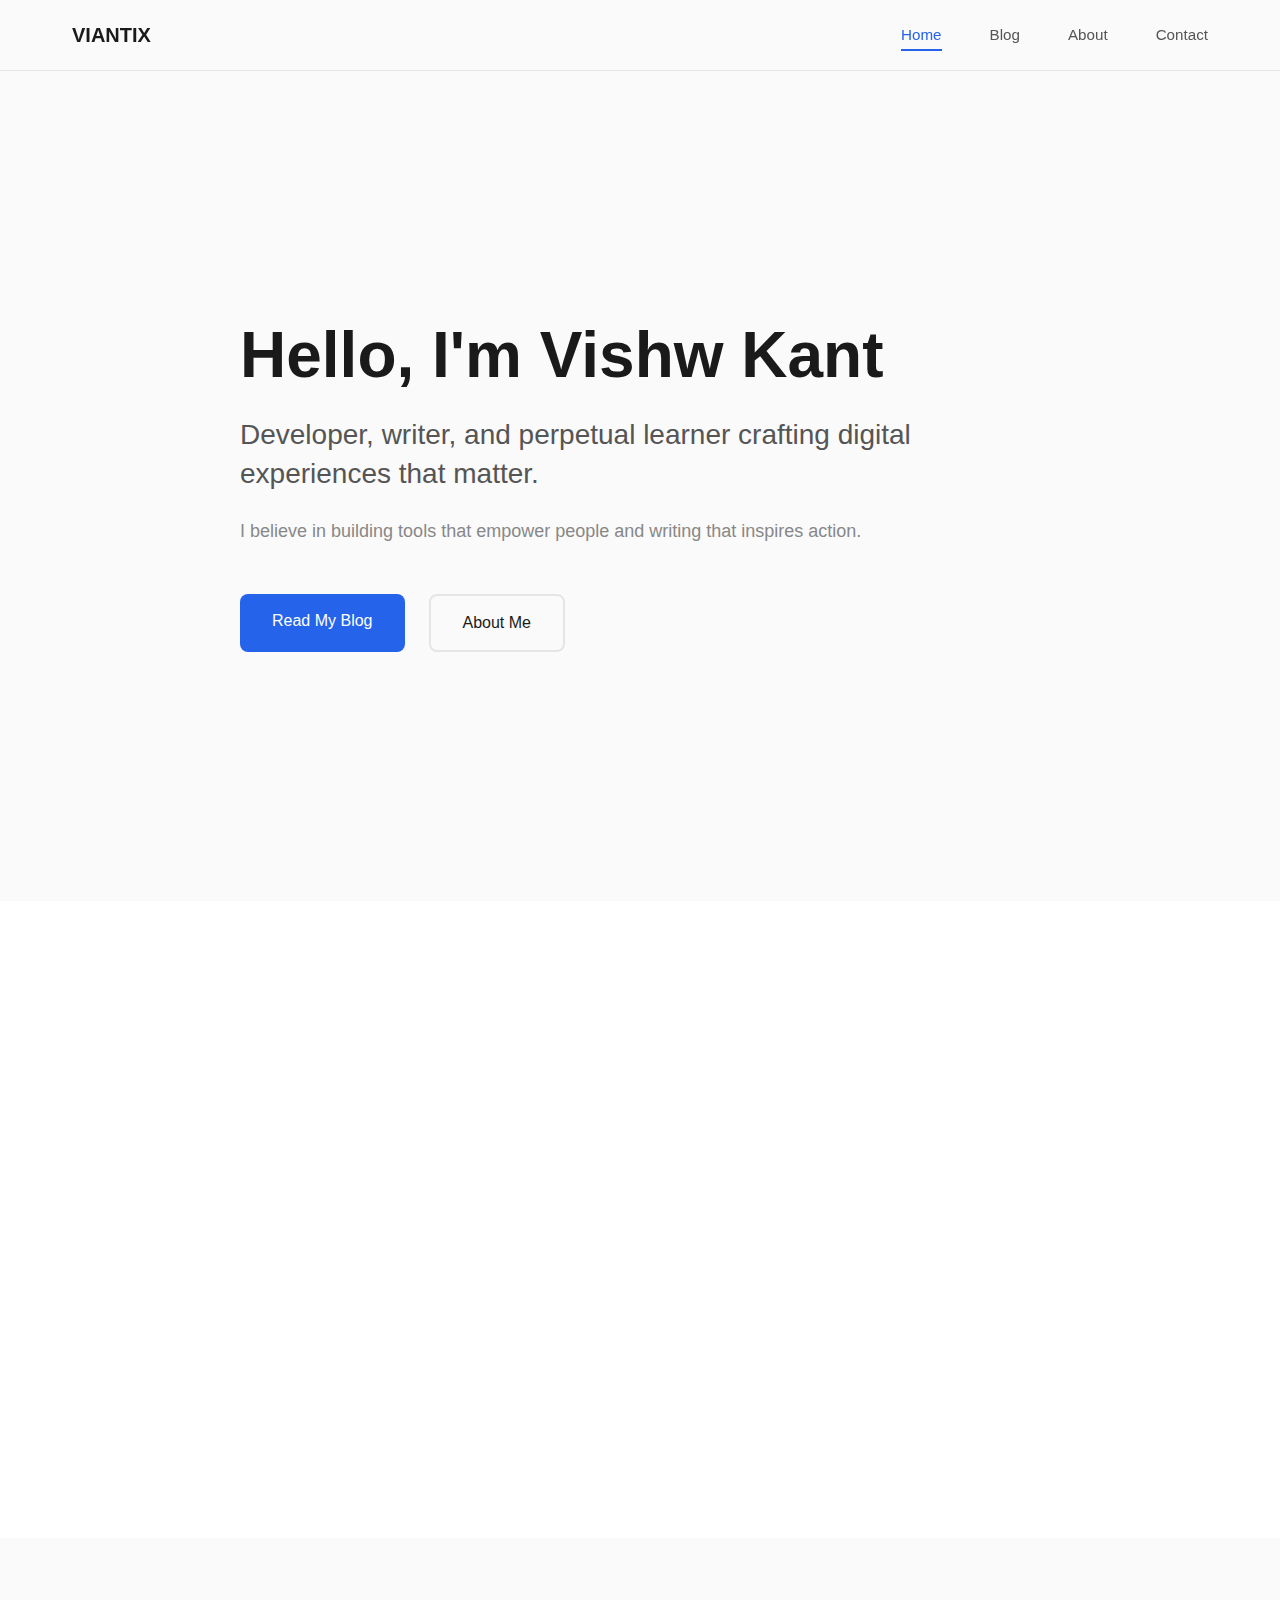
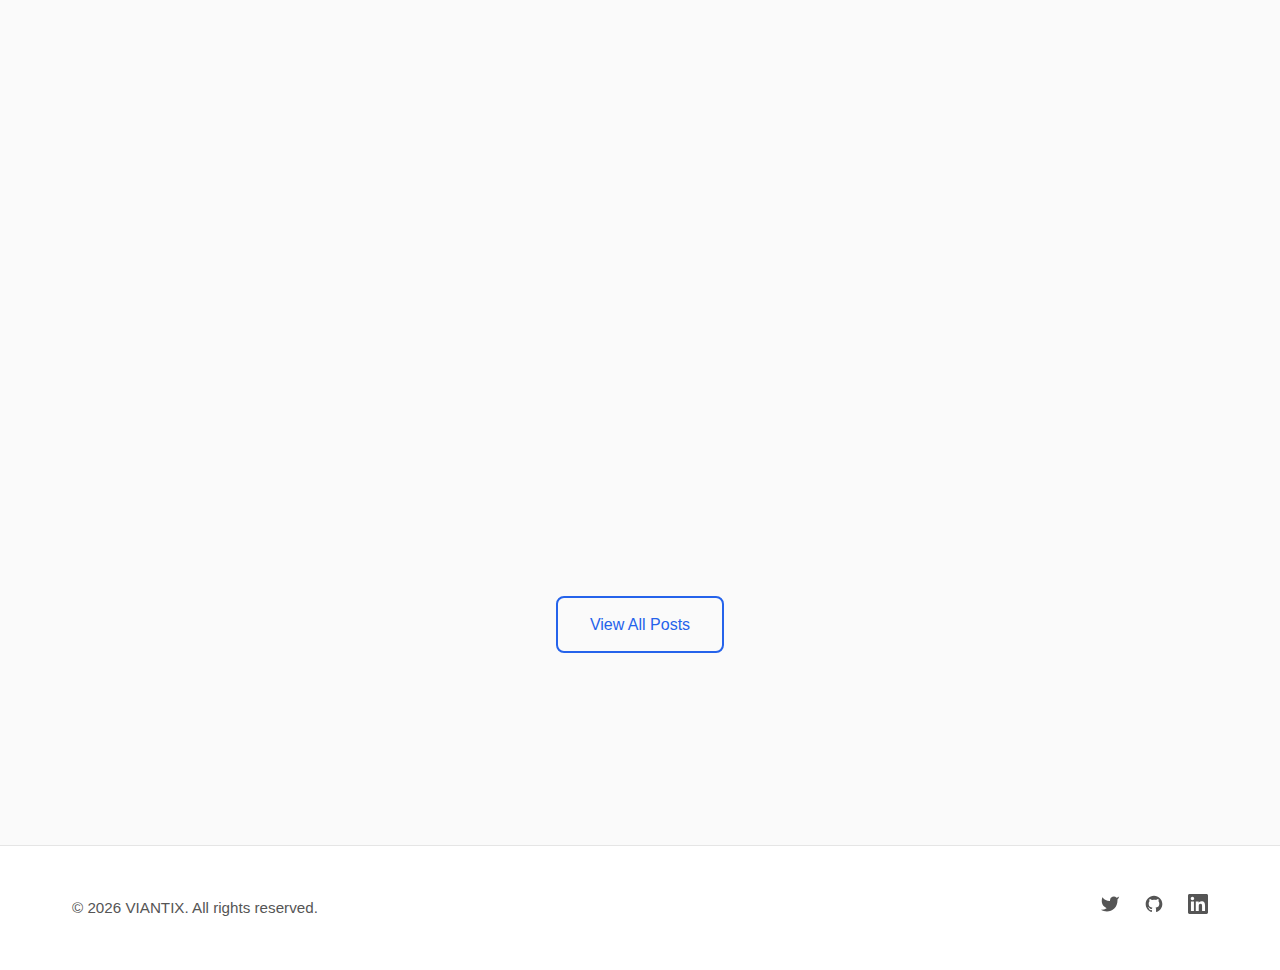
<file: index.html>
<!DOCTYPE html>
<html lang="en">
<head>
    <meta charset="UTF-8">
    <meta name="viewport" content="width=device-width, initial-scale=1.0">
    <meta name="description" content="Personal blog of Vishw Kant - Developer, Writer, Creator">
    <title>Vishw Kant - Developer & Writer</title>
    <link rel="stylesheet" href="styles.css">
</head>
<body>
    <!-- Navigation -->
    <nav class="navbar" id="navbar">
        <div class="container nav-container">
            <a href="index.html" class="logo">VIANTIX</a>
            <button class="nav-toggle" id="navToggle" aria-label="Toggle navigation">
                <span></span>
                <span></span>
                <span></span>
            </button>
            <ul class="nav-menu" id="navMenu">
                <li><a href="index.html" class="nav-link active">Home</a></li>
                <li><a href="blog.html" class="nav-link">Blog</a></li>
                <li><a href="about.html" class="nav-link">About</a></li>
                <li><a href="contact.html" class="nav-link">Contact</a></li>
            </ul>
        </div>
    </nav>

    <!-- Hero Section -->
    <section class="hero">
        <div class="container">
            <div class="hero-content fade-in">
                <h1 class="hero-title">Hello, I'm Vishw Kant</h1>
                <p class="hero-subtitle">Developer, writer, and perpetual learner crafting digital experiences that matter.</p>
                <p class="hero-mission">I believe in building tools that empower people and writing that inspires action.</p>
                <div class="hero-cta">
                    <a href="blog.html" class="btn btn-primary">Read My Blog</a>
                    <a href="about.html" class="btn btn-secondary">About Me</a>
                </div>
            </div>
        </div>
    </section>

    <!-- About Preview Section -->
    <section class="about-preview">
        <div class="container">
            <div class="about-preview-content fade-in-up">
                <div class="about-preview-text">
                    <h2 class="section-title">Building the Future, One Line at a Time</h2>
                    <p class="section-description">
                        With over 4 years of experience learning and practicing cybersecurity, I have been exploring ethical hacking, 
                        Kali Linux tools, vulnerability scanning, and basic bug bounty concepts. I enjoy understanding 
                        how systems work, how attacks happen, and how they can be secured using modern tools and techniques
                    </p>
                    <p class="section-description">
                        My interest in web development and cybersecurity began during the COVID-19 lockdown, 
                        when I had more time to explore coding and technology using my mobile and laptop. 
                        Through online learning and practice, I developed a strong foundation that continues 
                        to shape my journey in cybersecurity today.
                    </p>
                    <a href="about.html" class="link-arrow">Learn more about me</a>
                </div>
            </div>
        </div>
    </section>

    <!-- Featured Posts Section -->
    <section class="featured-posts">
        <div class="container">
            <div class="section-header fade-in-up">
                <h2 class="section-title">Featured Writing</h2>
                <p class="section-subtitle">Recent thoughts on technology, design, and creativity</p>
            </div>
            <div class="posts-grid" id="featuredPosts">
                <!-- Posts will be dynamically inserted here -->
            </div>
            <div class="section-footer">
                <a href="blog.html" class="btn btn-outline">View All Posts</a>
            </div>
        </div>
    </section>

    <!-- Footer -->
    <footer class="footer">
        <div class="container">
            <div class="footer-content">
                <div class="footer-info">
                    <p class="footer-text">&copy; 2026 VIANTIX. All rights reserved.</p>
                </div>
                <div class="footer-social">
                    <a href="https://x.com/vishwkant_18" target="_blank" rel="noopener" class="social-link" aria-label="Twitter">
                        <svg width="20" height="20" fill="currentColor" viewBox="0 0 24 24">
                            <path d="M23 3a10.9 10.9 0 01-3.14 1.53 4.48 4.48 0 00-7.86 3v1A10.66 10.66 0 013 4s-4 9 5 13a11.64 11.64 0 01-7 2c9 5 20 0 20-11.5a4.5 4.5 0 00-.08-.83A7.72 7.72 0 0023 3z"></path>
                        </svg>
                    </a>
                    <a href="https://github.com/vishwkant" target="_blank" rel="noopener" class="social-link" aria-label="GitHub">
                        <svg width="20" height="20" fill="currentColor" viewBox="0 0 24 24">
                            <path d="M12 2C6.477 2 2 6.477 2 12c0 4.42 2.865 8.17 6.839 9.49.5.092.682-.217.682-.482 0-.237-.008-.866-.013-1.7-2.782.603-3.369-1.34-3.369-1.34-.454-1.156-1.11-1.463-1.11-1.463-.908-.62.069-.608.069-.608 1.003.07 1.531 1.03 1.531 1.03.892 1.529 2.341 1.087 2.91.831.092-.646.35-1.086.636-1.336-2.22-.253-4.555-1.11-4.555-4.943 0-1.091.39-1.984 1.029-2.683-.103-.253-.446-1.27.098-2.647 0 0 .84-.269 2.75 1.025A9.578 9.578 0 0112 6.836c.85.004 1.705.114 2.504.336 1.909-1.294 2.747-1.025 2.747-1.025.546 1.377.203 2.394.1 2.647.64.699 1.028 1.592 1.028 2.683 0 3.842-2.339 4.687-4.566 4.935.359.309.678.919.678 1.852 0 1.336-.012 2.415-.012 2.743 0 .267.18.578.688.48C19.138 20.167 22 16.418 22 12c0-5.523-4.477-10-10-10z"></path>
                        </svg>
                    </a>
                    <a href="https://www.linkedin.com/in/vishw-kant-60b759378/" target="_blank" rel="noopener" class="social-link" aria-label="LinkedIn">
                        <svg width="20" height="20" fill="currentColor" viewBox="0 0 24 24">
                            <path d="M20.447 20.452h-3.554v-5.569c0-1.328-.027-3.037-1.852-3.037-1.853 0-2.136 1.445-2.136 2.939v5.667H9.351V9h3.414v1.561h.046c.477-.9 1.637-1.85 3.37-1.85 3.601 0 4.267 2.37 4.267 5.455v6.286zM5.337 7.433c-1.144 0-2.063-.926-2.063-2.065 0-1.138.92-2.063 2.063-2.063 1.14 0 2.064.925 2.064 2.063 0 1.139-.925 2.065-2.064 2.065zm1.782 13.019H3.555V9h3.564v11.452zM22.225 0H1.771C.792 0 0 .774 0 1.729v20.542C0 23.227.792 24 1.771 24h20.451C23.2 24 24 23.227 24 22.271V1.729C24 .774 23.2 0 22.222 0h.003z"></path>
                        </svg>
                    </a>
                </div>
            </div>
        </div>
    </footer>

    <script src="script.js"></script>
</body>
</html>
</file>
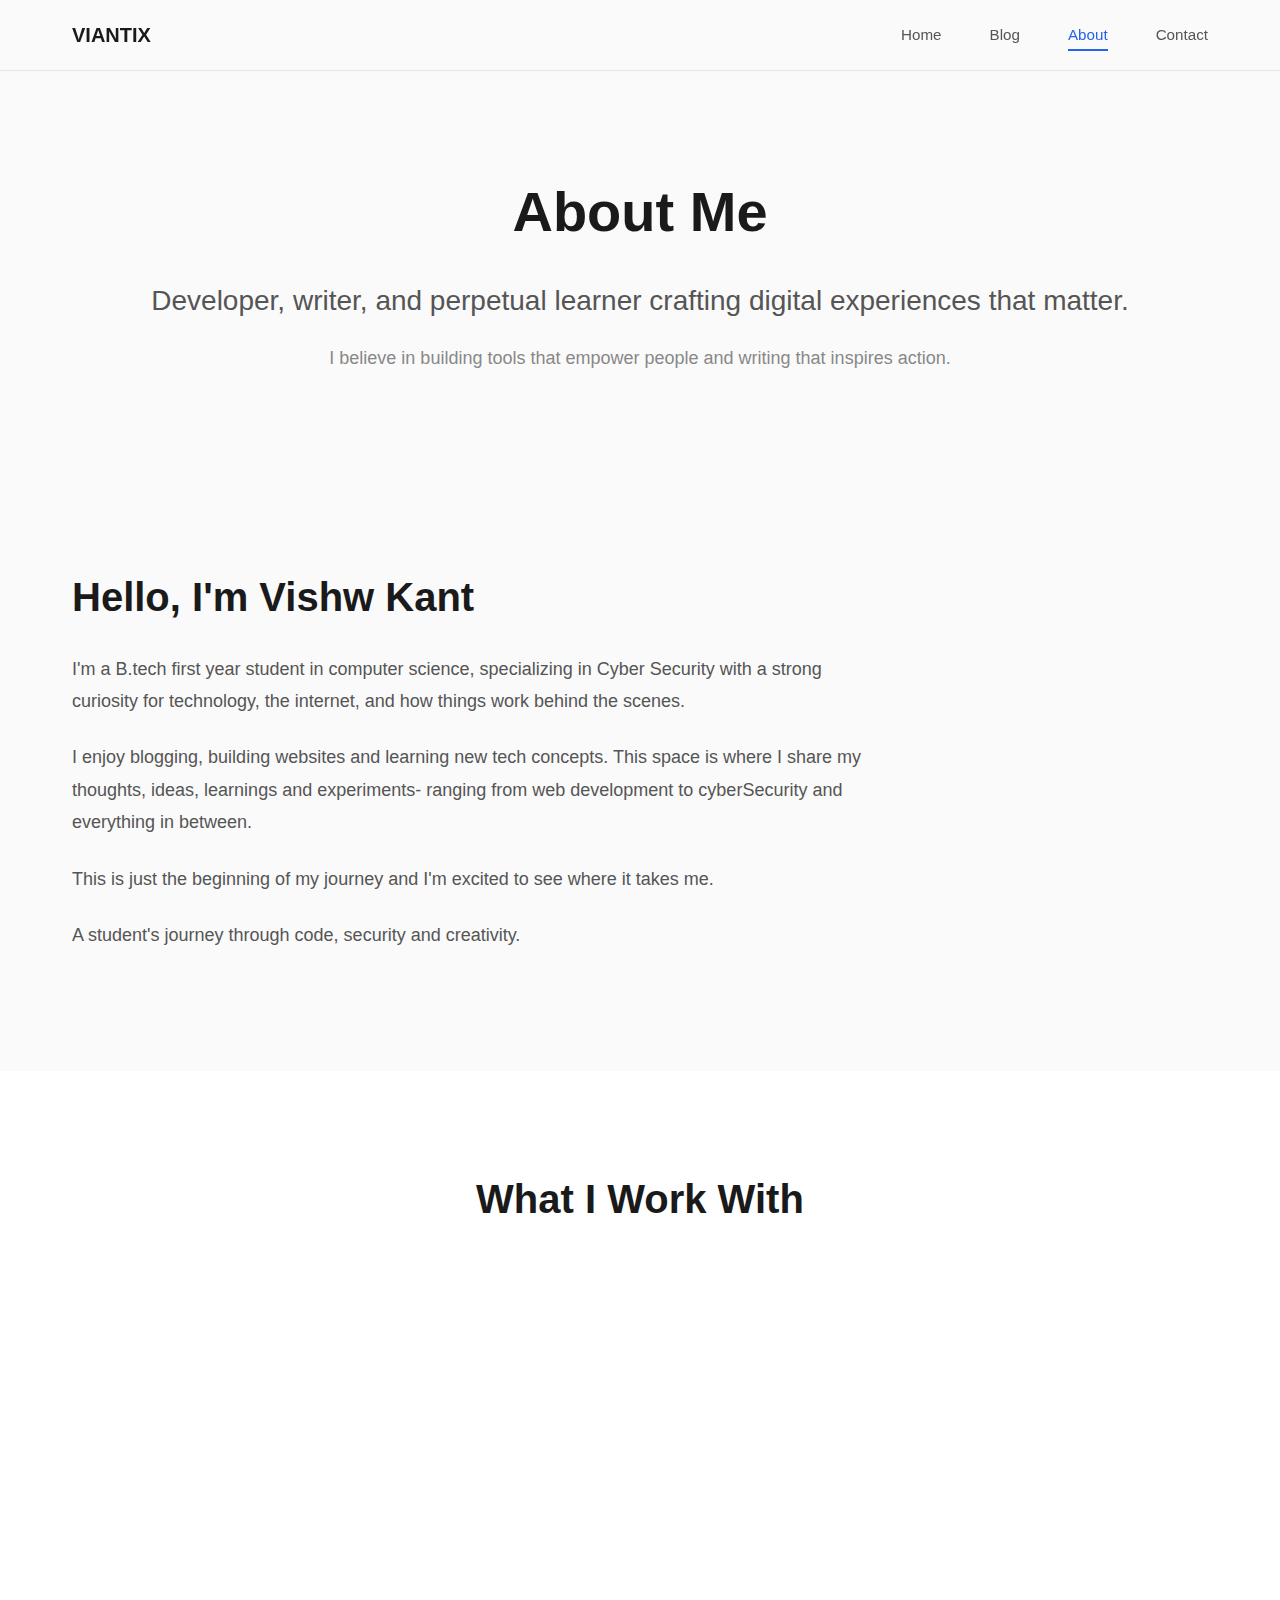
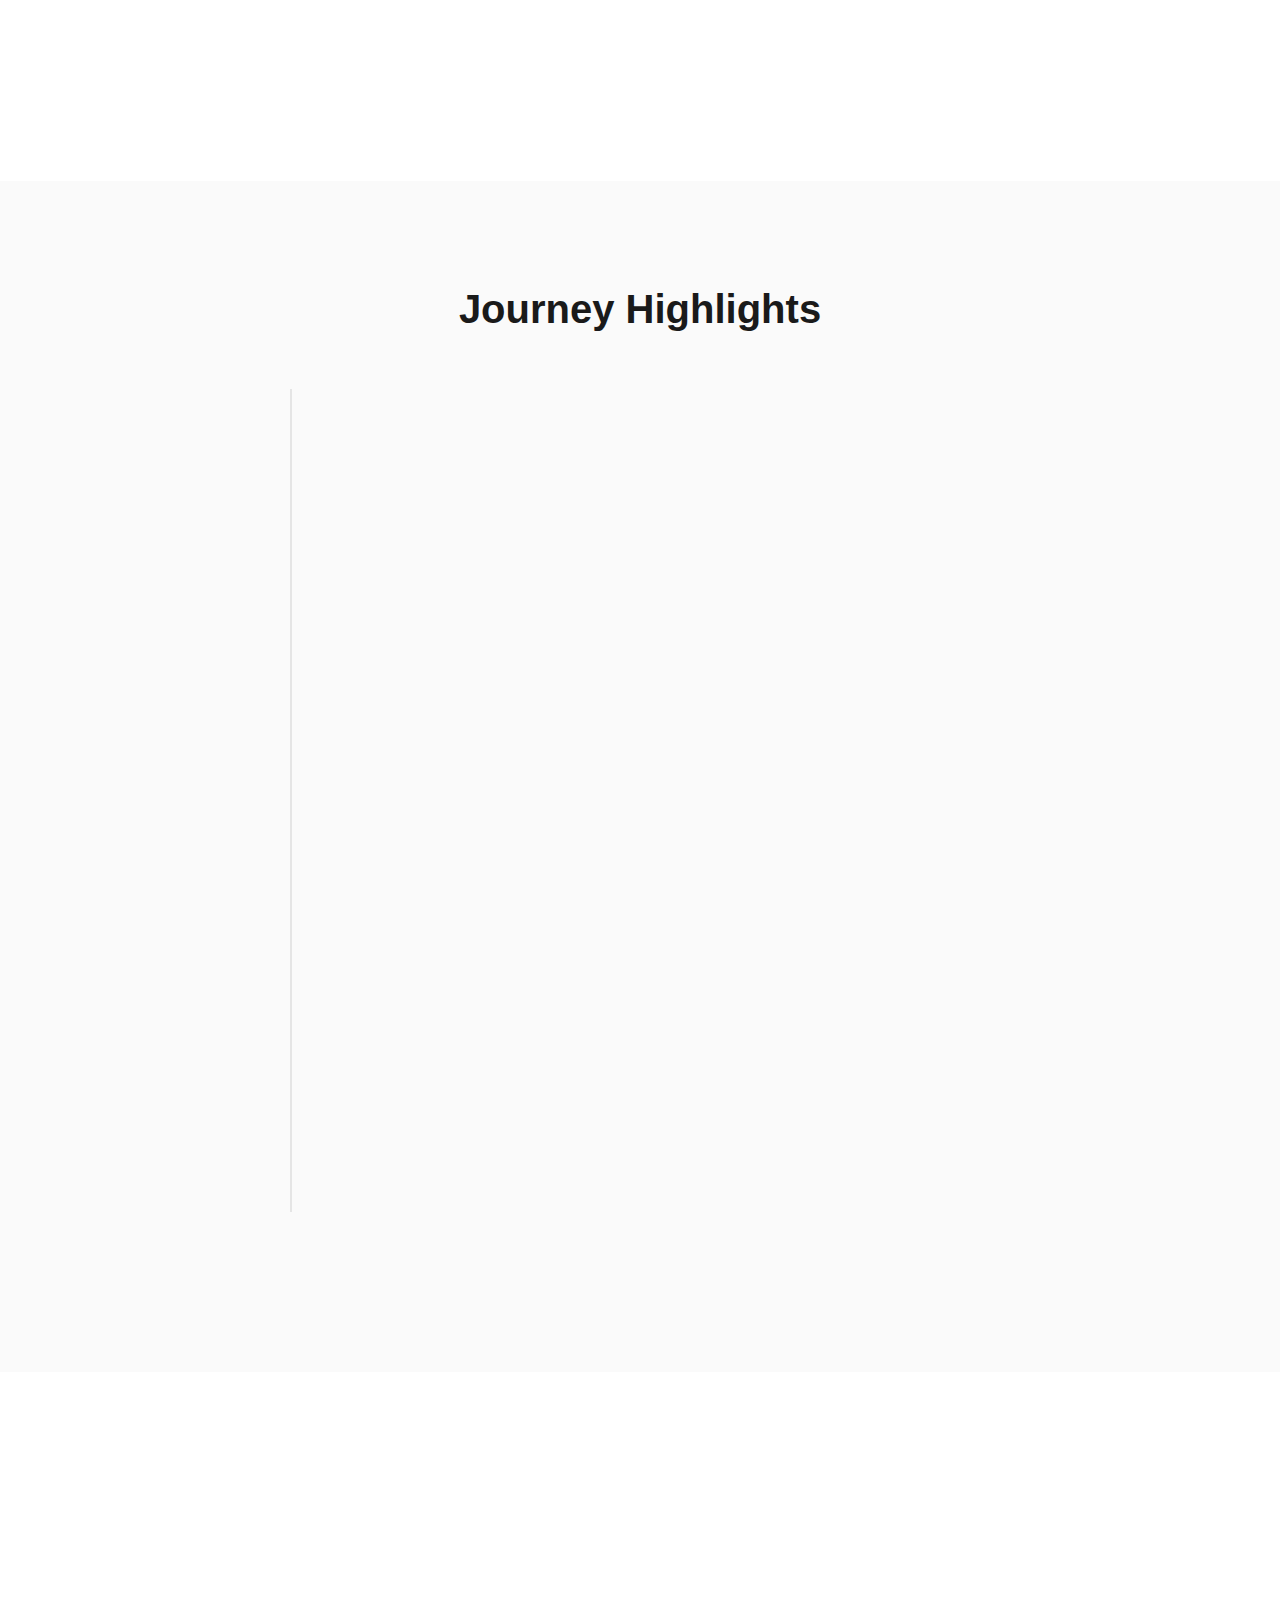
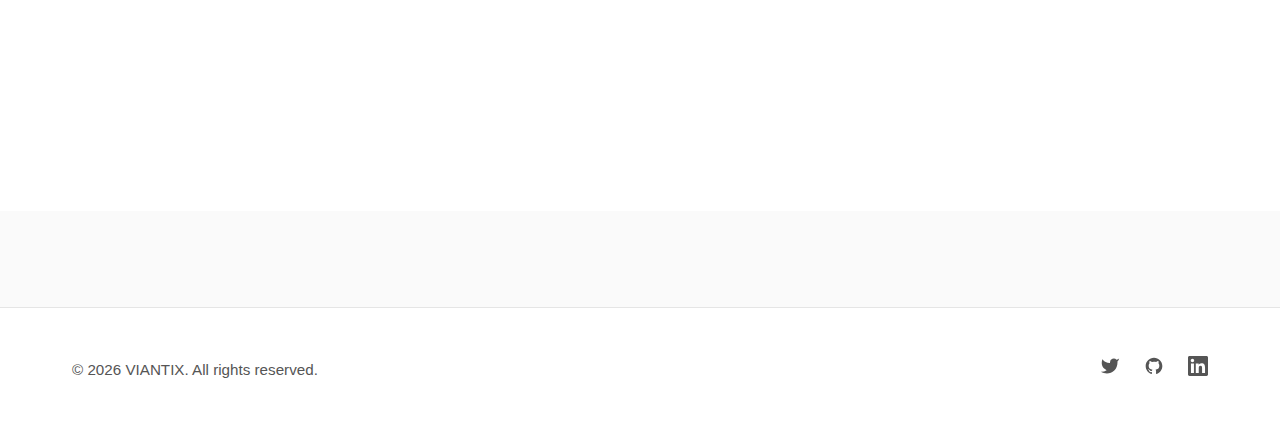
<file: about.html>
<!DOCTYPE html>
<html lang="en">
<head>
    <meta charset="UTF-8">
    <meta name="viewport" content="width=device-width, initial-scale=1.0">
    <meta name="description" content="About Alex Morgan - Developer, Writer, and Creator">
    <title>About - Vishw Kant</title>
    <link rel="stylesheet" href="styles.css">
</head>
<body>
    <!-- Navigation -->
    <nav class="navbar" id="navbar">
        <div class="container nav-container">
            <a href="index.html" class="logo">VIANTIX</a>
            <button class="nav-toggle" id="navToggle" aria-label="Toggle navigation">
                <span></span>
                <span></span>
                <span></span>
            </button>
            <ul class="nav-menu" id="navMenu">
                <li><a href="index.html" class="nav-link">Home</a></li>
                <li><a href="blog.html" class="nav-link">Blog</a></li>
                <li><a href="about.html" class="nav-link active">About</a></li>
                <li><a href="contact.html" class="nav-link">Contact</a></li>
            </ul>
        </div>
    </nav>

    <!-- About Header -->
    <section class="page-header">
        <div class="container">
            <div class="page-header-content fade-in">
                <h1 class="page-title">About Me</h1>
                  <p class="hero-subtitle">Developer, writer, and perpetual learner crafting digital experiences that matter.</p>
                <p class="hero-mission">I believe in building tools that empower people and writing that inspires action.</p>
            </div>
        </div>
    </section>

    <!-- About Content -->
    <section class="about-section">
        <div class="container">
            <div class="about-content fade-in-up">
                <div class="about-bio">
                    <h2 class="section-title">Hello, I'm Vishw Kant</h2>
                    <p>
                        I'm a B.tech first year student in computer science, specializing in Cyber Security with 
                        a strong curiosity for technology, the internet, and how things work behind the scenes.
                    </p>
                    <p>
                        I enjoy blogging, building websites and learning new tech concepts. This space is where 
                        I share my thoughts, ideas, learnings and experiments- ranging from web development to 
                        cyberSecurity and everything in between.
                    </p>
                    <p>
                        This is just the beginning of my journey and I'm excited to see where it takes me.
                    </p>
                    <p>
                       A student's journey through code, security and creativity.   
                    </p>
                </div>
            </div>
        </div>
    </section>

    <!-- Skills Section -->
    <section class="skills-section">
        <div class="container">
            <h2 class="section-title text-center">What I Work With</h2>
            <div class="skills-grid">
                <div class="skill-card fade-in-up">
                    <h3 class="skill-title">Frontend Development</h3>
                    <p class="skill-description">
                        HTML5, CSS3, JavaScript (ES6+), React, Tailwind CSS, 
                        responsive design,website Deployment(GitHub, Netlify etc.)
                    </p>
                </div>
                <div class="skill-card fade-in-up">
                    <h3 class="skill-title">Design & UX</h3>
                    <p class="skill-description">
                        User interface design, wireframing, prototyping, design systems, Figma, 
                        Adobe Creative Suite, user research
                    </p>
                </div>
                <div class="skill-card fade-in-up">
                    <h3 class="skill-title">Tools & Workflow</h3>
                    <p class="skill-description">
                        Git, GitHub, VS Code,CI/CD
                    </p>
                </div>
                <div class="skill-card fade-in-up">
                    <h3 class="skill-title">Writing & Content</h3>
                    <p class="skill-description">
                        Technical writing, documentation, blogging, content strategy, 
                        copywriting, editing, storytelling
                    </p>
                </div>
            </div>
        </div>
    </section>

    <!-- Timeline Section -->
    <section class="timeline-section">
        <div class="container">
            <h2 class="section-title text-center">Journey Highlights</h2>
            <div class="timeline">
                <div class="timeline-item fade-in-up">
                    <div class="timeline-marker"></div>
                    <div class="timeline-content">
                        <span class="timeline-year">Ongoing</span>
                        <h3 class="timeline-title">Learning technologies</h3>
                        <p class="timeline-description">
                           Exploring web development, blogging and actively building websites and blogs
                        </p>
                    </div>
                </div>
                
                <div class="timeline-item fade-in-up">
                    <div class="timeline-marker"></div>
                    <div class="timeline-content">
                        <span class="timeline-year">2025-Present</span>
                        <h3 class="timeline-title">B.Tech </h3>
                        <p class="timeline-description">
                            Pursuing B.Tech in Computer Science and Engineering with a specialization in Cyber Security.
                        </p>
                    </div>
                </div>
                <div class="timeline-item fade-in-up">
                    <div class="timeline-marker"></div>
                    <div class="timeline-content">
                        <span class="timeline-year">2025</span>
                        <h3 class="timeline-title">Completed my Interculation</h3>
                        <p class="timeline-description">
                            Completed my higher secondary education with a focus on science stream.
                        </p>
                    </div>
                </div>
                <div class="timeline-item fade-in-up">
                    <div class="timeline-marker"></div>
                    <div class="timeline-content">
                        <span class="timeline-year">2023</span>
                        <h3 class="timeline-title">Career Transition</h3>
                        <p class="timeline-description">
                            Made the decision to transition into tech. Started gaining knowledge to 
                            build a strong foundation in programming through online courses.
                        </p>
                    </div>
                </div>
                <div class="timeline-item fade-in-up">
                    <div class="timeline-marker"></div>
                    <div class="timeline-content">
                        <span class="timeline-year">2021</span>
                        <h3 class="timeline-title">Early Tech Exploration</h3>
                        <p class="timeline-description">
                           Began exploring web development, artificial intelligence, and new technologies through online learning and tech news.
                        </p>
                    </div>
                </div>
            </div>
        </div>
    </section>

    <!-- CTA Section -->
    <section class="cta-section">
        <div class="container">
            <div class="cta-content fade-in-up">
                <h2 class="cta-title">Let's Work Together</h2>
                <p class="cta-description">
                    I'm always interested in hearing about new projects and opportunities. 
                    Whether you have a question or just want to say hi, feel free to reach out.
                </p>
                <a href="contact.html" class="btn btn-primary">Get in Touch</a>
            </div>
        </div>
    </section>

    <!-- Footer -->
    <footer class="footer">
        <div class="container">
            <div class="footer-content">
                <div class="footer-info">
                    <p class="footer-text">&copy; 2026 VIANTIX. All rights reserved.</p>
                </div>
                <div class="footer-social">
                    <a href="https://x.com/vishwkant_18" target="_blank" rel="noopener" class="social-link" aria-label="Twitter">
                        <svg width="20" height="20" fill="currentColor" viewBox="0 0 24 24">
                            <path d="M23 3a10.9 10.9 0 01-3.14 1.53 4.48 4.48 0 00-7.86 3v1A10.66 10.66 0 013 4s-4 9 5 13a11.64 11.64 0 01-7 2c9 5 20 0 20-11.5a4.5 4.5 0 00-.08-.83A7.72 7.72 0 0023 3z"></path>
                        </svg>
                    </a>
                    <a href="https://github.com/vishwkant" target="_blank" rel="noopener" class="social-link" aria-label="GitHub">
                        <svg width="20" height="20" fill="currentColor" viewBox="0 0 24 24">
                            <path d="M12 2C6.477 2 2 6.477 2 12c0 4.42 2.865 8.17 6.839 9.49.5.092.682-.217.682-.482 0-.237-.008-.866-.013-1.7-2.782.603-3.369-1.34-3.369-1.34-.454-1.156-1.11-1.463-1.11-1.463-.908-.62.069-.608.069-.608 1.003.07 1.531 1.03 1.531 1.03.892 1.529 2.341 1.087 2.91.831.092-.646.35-1.086.636-1.336-2.22-.253-4.555-1.11-4.555-4.943 0-1.091.39-1.984 1.029-2.683-.103-.253-.446-1.27.098-2.647 0 0 .84-.269 2.75 1.025A9.578 9.578 0 0112 6.836c.85.004 1.705.114 2.504.336 1.909-1.294 2.747-1.025 2.747-1.025.546 1.377.203 2.394.1 2.647.64.699 1.028 1.592 1.028 2.683 0 3.842-2.339 4.687-4.566 4.935.359.309.678.919.678 1.852 0 1.336-.012 2.415-.012 2.743 0 .267.18.578.688.48C19.138 20.167 22 16.418 22 12c0-5.523-4.477-10-10-10z"></path>
                        </svg>
                    </a>
                    <a href="https://www.linkedin.com/in/vishw-kant-60b759378/" target="_blank" rel="noopener" class="social-link" aria-label="LinkedIn">
                        <svg width="20" height="20" fill="currentColor" viewBox="0 0 24 24">
                            <path d="M20.447 20.452h-3.554v-5.569c0-1.328-.027-3.037-1.852-3.037-1.853 0-2.136 1.445-2.136 2.939v5.667H9.351V9h3.414v1.561h.046c.477-.9 1.637-1.85 3.37-1.85 3.601 0 4.267 2.37 4.267 5.455v6.286zM5.337 7.433c-1.144 0-2.063-.926-2.063-2.065 0-1.138.92-2.063 2.063-2.063 1.14 0 2.064.925 2.064 2.063 0 1.139-.925 2.065-2.064 2.065zm1.782 13.019H3.555V9h3.564v11.452zM22.225 0H1.771C.792 0 0 .774 0 1.729v20.542C0 23.227.792 24 1.771 24h20.451C23.2 24 24 23.227 24 22.271V1.729C24 .774 23.2 0 22.222 0h.003z"></path>
                        </svg>
                    </a>
                </div>
            </div>
        </div>
    </footer>

    <script src="script.js"></script>
</body>
</html>
</file>
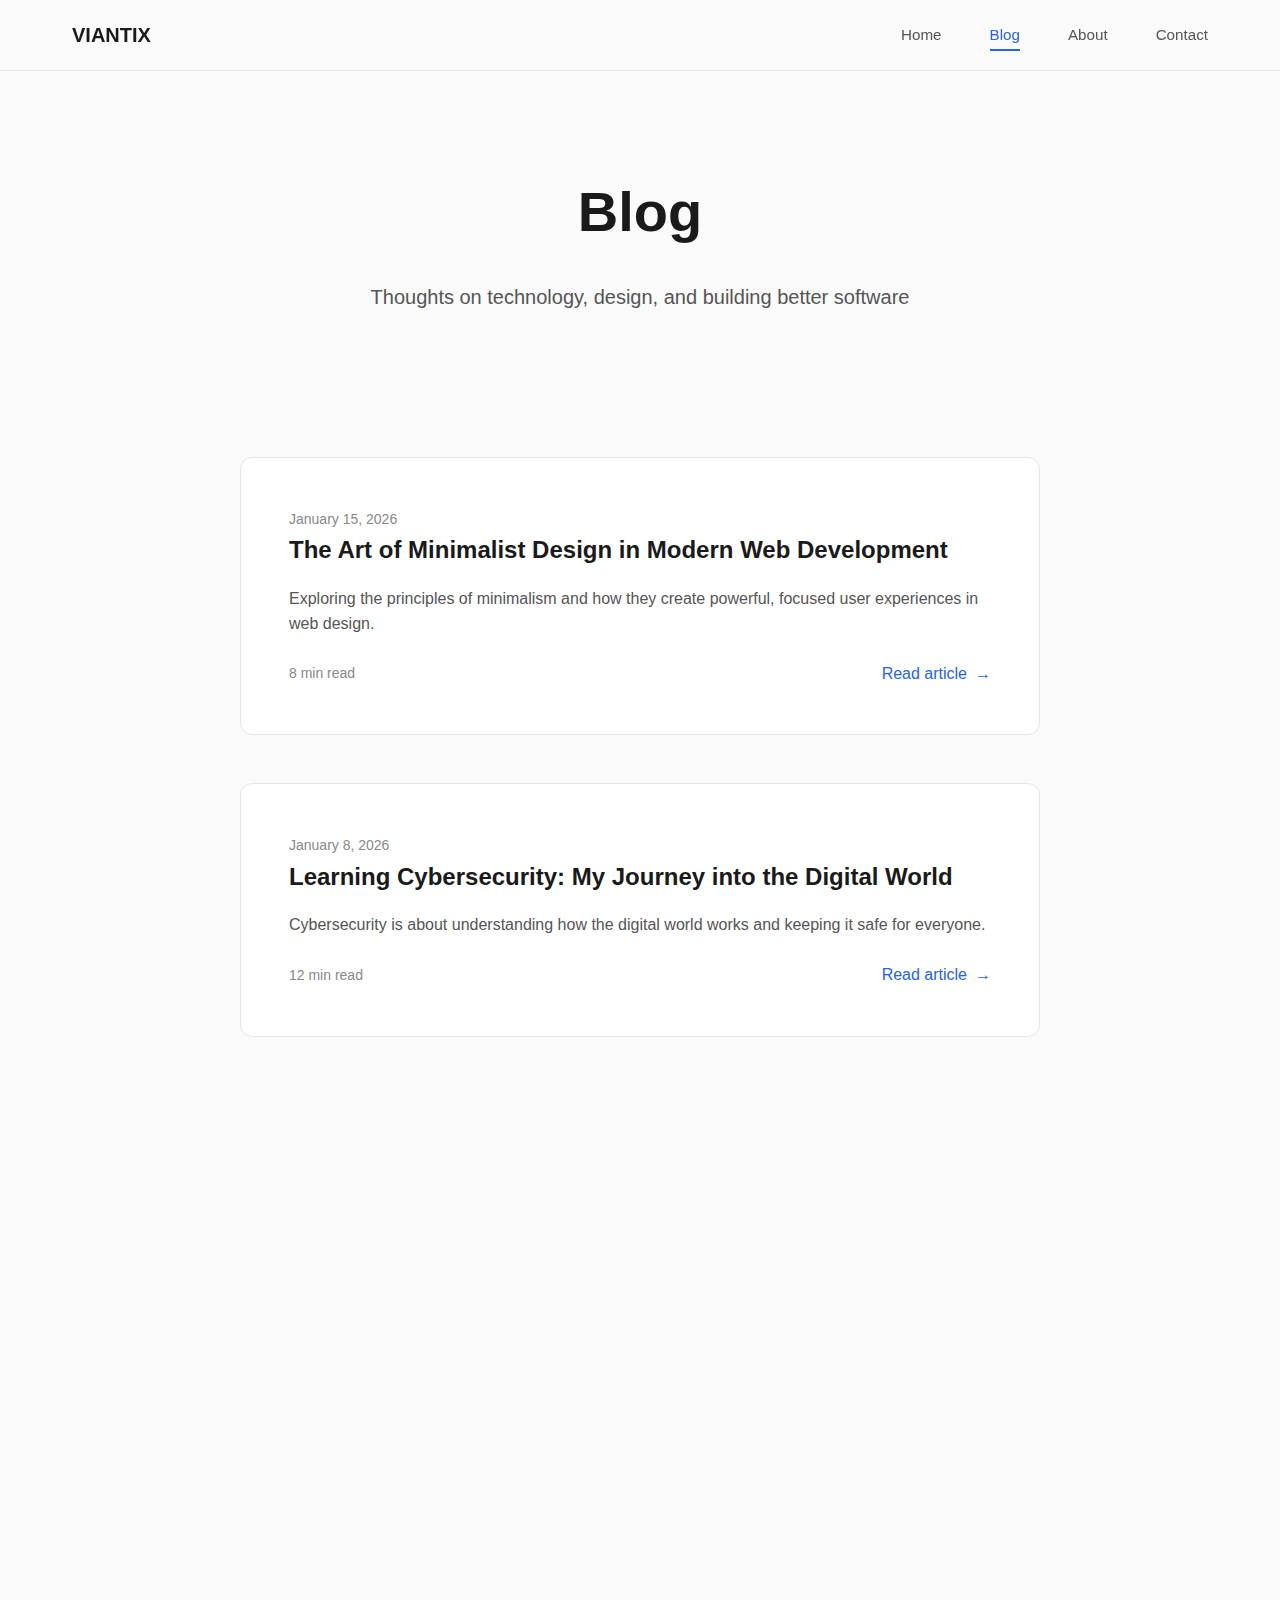
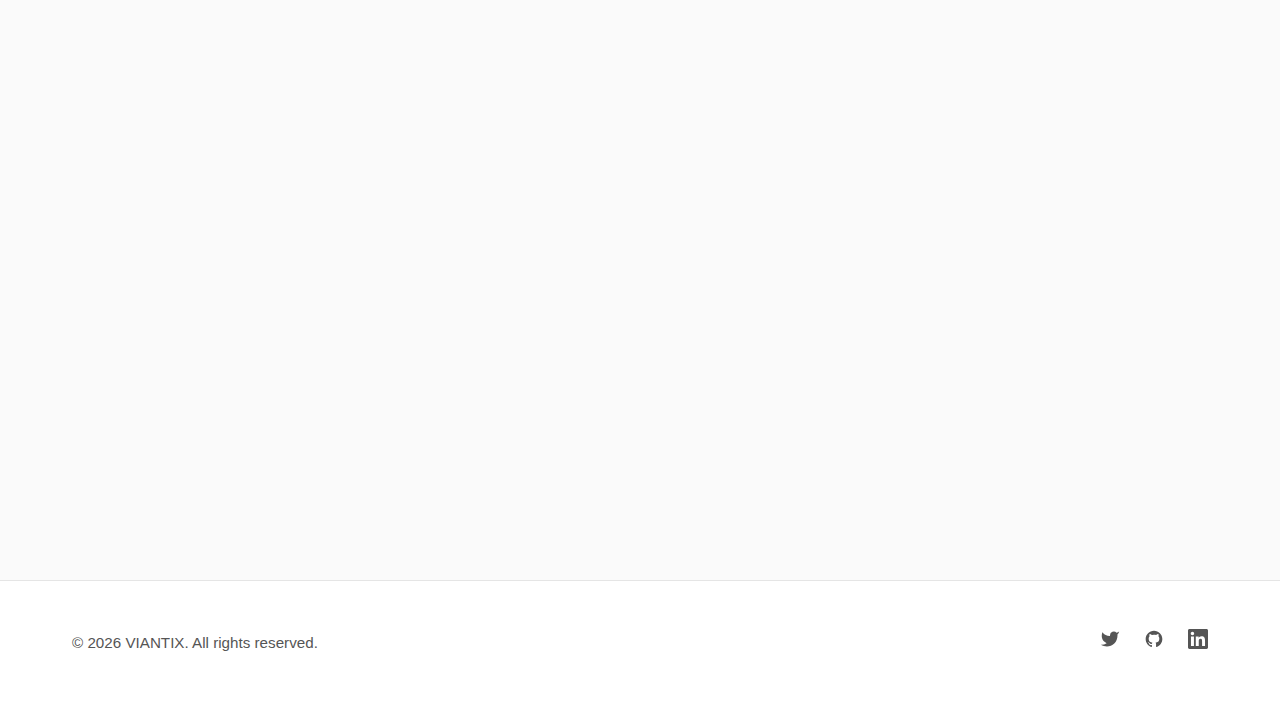
<file: blog.html>
<!DOCTYPE html>
<html lang="en">
<head>
    <meta charset="UTF-8">
    <meta name="viewport" content="width=device-width, initial-scale=1.0">
    <meta name="description" content="Blog posts by Vishw Kant on development, design, and technology">
    <title>Blog - Vishw Kant</title>
    <link rel="stylesheet" href="styles.css">
</head>
<body>
    <!-- Navigation -->
    <nav class="navbar" id="navbar">
        <div class="container nav-container">
            <a href="index.html" class="logo">VIANTIX</a>
            <button class="nav-toggle" id="navToggle" aria-label="Toggle navigation">
                <span></span>
                <span></span>
                <span></span>
            </button>
            <ul class="nav-menu" id="navMenu">
                <li><a href="index.html" class="nav-link">Home</a></li>
                <li><a href="blog.html" class="nav-link active">Blog</a></li>
                <li><a href="about.html" class="nav-link">About</a></li>
                <li><a href="contact.html" class="nav-link">Contact</a></li>
            </ul>
        </div>
    </nav>

    <!-- Blog Header -->
    <section class="page-header">
        <div class="container">
            <div class="page-header-content fade-in">
                <h1 class="page-title">Blog</h1>
                <p class="page-subtitle">Thoughts on technology, design, and building better software</p>
            </div>
        </div>
    </section>

    <!-- Blog Posts List -->
    <section class="blog-list">
        <div class="container">
            <div class="posts-container" id="blogPosts">
                <!-- Posts will be dynamically inserted here -->
            </div>
        </div>
    </section>

     <!-- Footer -->
    <footer class="footer">
        <div class="container">
            <div class="footer-content">
                <div class="footer-info">
                    <p class="footer-text">&copy; 2026 VIANTIX. All rights reserved.</p>
                </div>
                <div class="footer-social">
                    <a href="https://x.com/vishwkant_18" target="_blank" rel="noopener" class="social-link" aria-label="Twitter">
                        <svg width="20" height="20" fill="currentColor" viewBox="0 0 24 24">
                            <path d="M23 3a10.9 10.9 0 01-3.14 1.53 4.48 4.48 0 00-7.86 3v1A10.66 10.66 0 013 4s-4 9 5 13a11.64 11.64 0 01-7 2c9 5 20 0 20-11.5a4.5 4.5 0 00-.08-.83A7.72 7.72 0 0023 3z"></path>
                        </svg>
                    </a>
                    <a href="https://github.com/vishwkant" target="_blank" rel="noopener" class="social-link" aria-label="GitHub">
                        <svg width="20" height="20" fill="currentColor" viewBox="0 0 24 24">
                            <path d="M12 2C6.477 2 2 6.477 2 12c0 4.42 2.865 8.17 6.839 9.49.5.092.682-.217.682-.482 0-.237-.008-.866-.013-1.7-2.782.603-3.369-1.34-3.369-1.34-.454-1.156-1.11-1.463-1.11-1.463-.908-.62.069-.608.069-.608 1.003.07 1.531 1.03 1.531 1.03.892 1.529 2.341 1.087 2.91.831.092-.646.35-1.086.636-1.336-2.22-.253-4.555-1.11-4.555-4.943 0-1.091.39-1.984 1.029-2.683-.103-.253-.446-1.27.098-2.647 0 0 .84-.269 2.75 1.025A9.578 9.578 0 0112 6.836c.85.004 1.705.114 2.504.336 1.909-1.294 2.747-1.025 2.747-1.025.546 1.377.203 2.394.1 2.647.64.699 1.028 1.592 1.028 2.683 0 3.842-2.339 4.687-4.566 4.935.359.309.678.919.678 1.852 0 1.336-.012 2.415-.012 2.743 0 .267.18.578.688.48C19.138 20.167 22 16.418 22 12c0-5.523-4.477-10-10-10z"></path>
                        </svg>
                    </a>
                    <a href="https://www.linkedin.com/in/vishw-kant-60b759378/" target="_blank" rel="noopener" class="social-link" aria-label="LinkedIn">
                        <svg width="20" height="20" fill="currentColor" viewBox="0 0 24 24">
                            <path d="M20.447 20.452h-3.554v-5.569c0-1.328-.027-3.037-1.852-3.037-1.853 0-2.136 1.445-2.136 2.939v5.667H9.351V9h3.414v1.561h.046c.477-.9 1.637-1.85 3.37-1.85 3.601 0 4.267 2.37 4.267 5.455v6.286zM5.337 7.433c-1.144 0-2.063-.926-2.063-2.065 0-1.138.92-2.063 2.063-2.063 1.14 0 2.064.925 2.064 2.063 0 1.139-.925 2.065-2.064 2.065zm1.782 13.019H3.555V9h3.564v11.452zM22.225 0H1.771C.792 0 0 .774 0 1.729v20.542C0 23.227.792 24 1.771 24h20.451C23.2 24 24 23.227 24 22.271V1.729C24 .774 23.2 0 22.222 0h.003z"></path>
                        </svg>
                    </a>
                </div>
            </div>
        </div>
    </footer>

    <script src="script.js"></script>
</body>
</html>
</file>
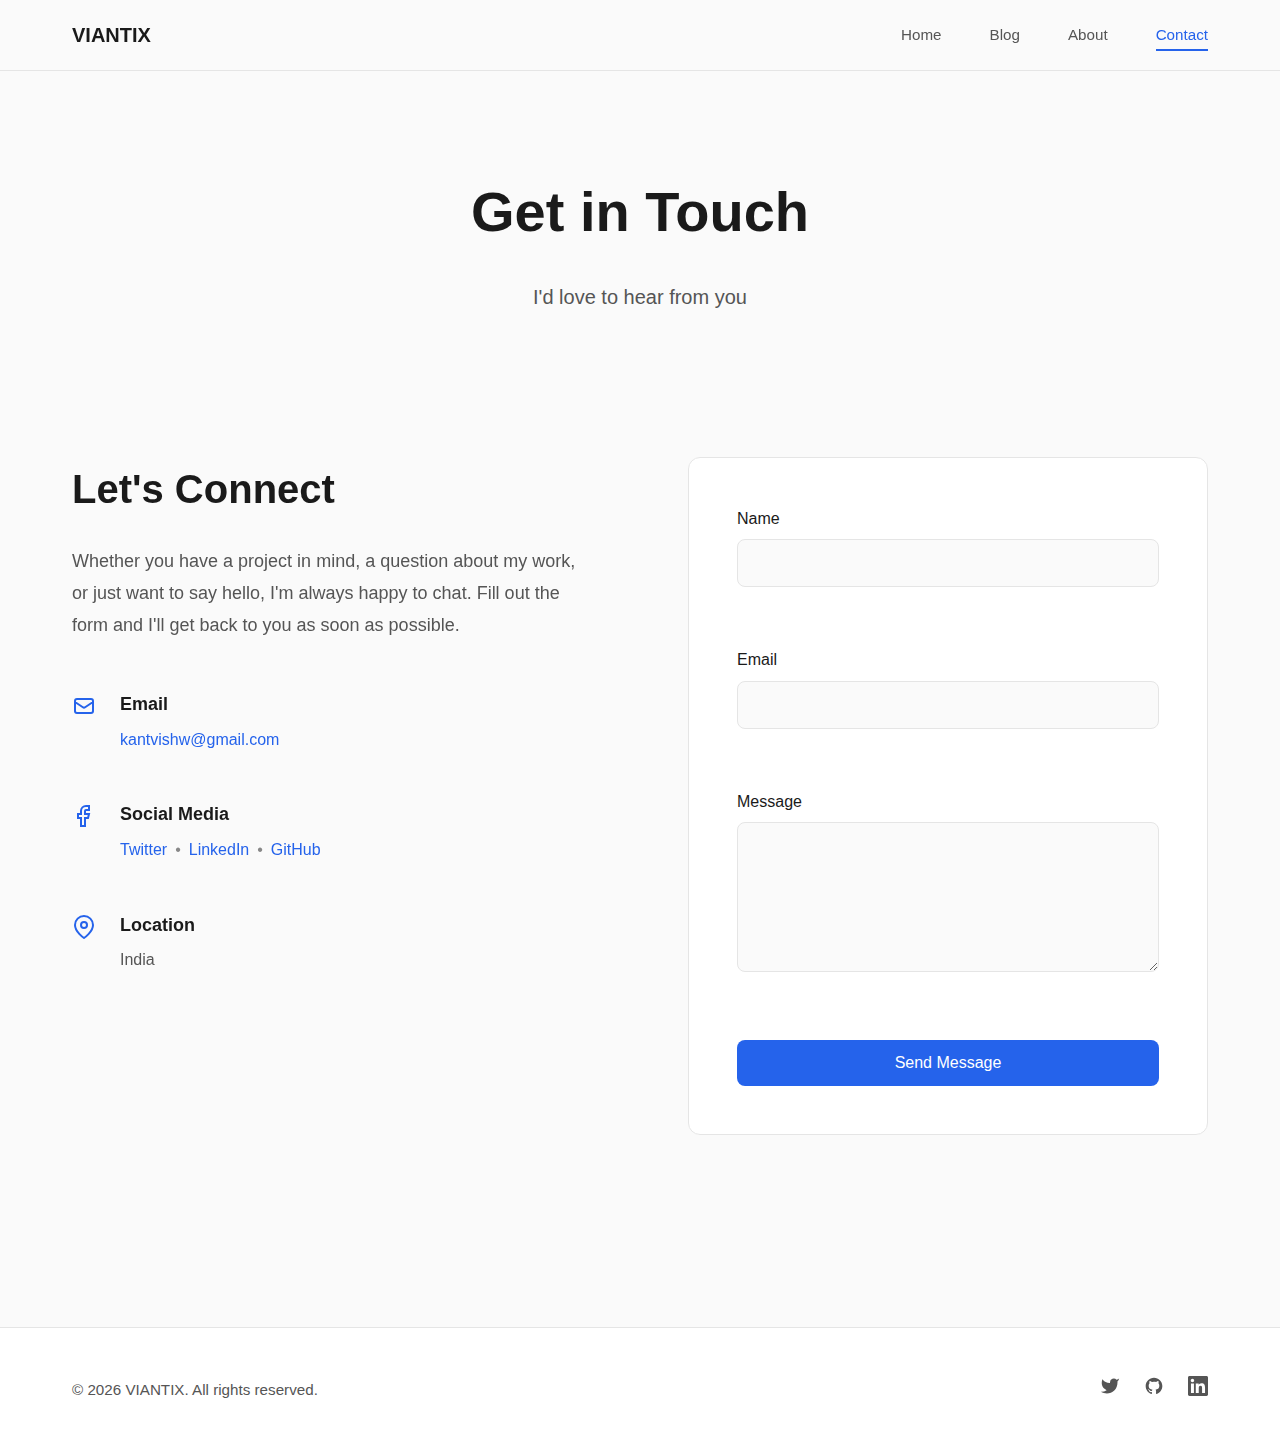
<file: contact.html>
<!DOCTYPE html>
<html lang="en">
<head>
    <meta charset="UTF-8">
    <meta name="viewport" content="width=device-width, initial-scale=1.0">
    <meta name="description" content="Contact Vishw Kant - Developer, Writer, Creator">
    <title>Contact - Vishw Kant</title>
    <link rel="stylesheet" href="styles.css">
</head>
<body>
    <!-- Navigation -->
    <nav class="navbar" id="navbar">
        <div class="container nav-container">
            <a href="index.html" class="logo">VIANTIX</a>
            <button class="nav-toggle" id="navToggle" aria-label="Toggle navigation">
                <span></span>
                <span></span>
                <span></span>
            </button>
            <ul class="nav-menu" id="navMenu">
                <li><a href="index.html" class="nav-link">Home</a></li>
                <li><a href="blog.html" class="nav-link">Blog</a></li>
                <li><a href="about.html" class="nav-link">About</a></li>
                <li><a href="contact.html" class="nav-link active">Contact</a></li>
            </ul>
        </div>
    </nav>

    <!-- Contact Header -->
    <section class="page-header">
        <div class="container">
            <div class="page-header-content fade-in">
                <h1 class="page-title">Get in Touch</h1>
                <p class="page-subtitle">I'd love to hear from you</p>
            </div>
        </div>
    </section>

    <!-- Contact Section -->
    <section class="contact-section">
        <div class="container">
            <div class="contact-wrapper">
                <!-- Contact Info -->
                <div class="contact-info fade-in-up">
                    <h2 class="section-title">Let's Connect</h2>
                    <p class="contact-description">
                        Whether you have a project in mind, a question about my work, or just want to say 
                        hello, I'm always happy to chat. Fill out the form and I'll get back to you as soon 
                        as possible.
                    </p>
                    
                    <div class="contact-methods">
                        <div class="contact-method">
                            <svg class="contact-icon" width="24" height="24" fill="none" stroke="currentColor" stroke-width="2" viewBox="0 0 24 24">
                                <path d="M3 8l7.89 5.26a2 2 0 002.22 0L21 8M5 19h14a2 2 0 002-2V7a2 2 0 00-2-2H5a2 2 0 00-2 2v10a2 2 0 002 2z"></path>
                            </svg>
                            <div>
                                <h3 class="contact-method-title">Email</h3>
                                <a href="mailto:kantvishw@gmail.com" class="contact-method-link">kantvishw@gmail.com</a>
                            </div>
                        </div>
                        
                        <div class="contact-method">
                            <svg class="contact-icon" width="24" height="24" fill="none" stroke="currentColor" stroke-width="2" viewBox="0 0 24 24">
                                <path d="M17 2h-3a5 5 0 00-5 5v3H6v4h3v8h4v-8h3l1-4h-4V7a1 1 0 011-1h3z"></path>
                            </svg>
                            <div>
                                <h3 class="contact-method-title">Social Media</h3>
                                <div class="contact-social-links">
                                    <a href="https://x.com/vishwkant_18" target="_blank" rel="noopener" class="contact-method-link">Twitter</a>
                                    <span class="separator">•</span>
                                    <a href="https://www.linkedin.com/in/vishw-kant-60b759378/" target="_blank" rel="noopener" class="contact-method-link">LinkedIn</a>
                                    <span class="separator">•</span>
                                    <a href="https://github.com/vishwkant" target="_blank" rel="noopener" class="contact-method-link">GitHub</a>
                                </div>
                            </div>
                        </div>
                        
                        <div class="contact-method">
                            <svg class="contact-icon" width="24" height="24" fill="none" stroke="currentColor" stroke-width="2" viewBox="0 0 24 24">
                                <path d="M21 10c0 7-9 13-9 13s-9-6-9-13a9 9 0 0118 0z"></path>
                                <circle cx="12" cy="10" r="3"></circle>
                            </svg>
                            <div>
                                <h3 class="contact-method-title">Location</h3>
                                <p class="contact-method-text"> India</p>
                            </div>
                        </div>
                    </div>
                </div>

                <!-- Contact Form -->
                <div class="bg-white rounded-3xl shadow-2xl p-10 md:p-16 border border-indigo-200">
        <form action="https://api.web3forms.com/submit" method="POST" class="space-y-6">
          
          <input type="hidden" name="access_key" value="5dc131a5-0a9c-4c77-8cd5-2c462326b99d">
          <input type="hidden" name="subject" value="SOMEONE CONTACTED YOU FROM VIANTIX WEBSITE">
          <input type="hidden" name="from_name" value="Trying to contact you.">

                
                <div class="contact-form-wrapper fade-in-up">
                    <form class="contact-form" id="contactForm" novalidate>
                        <div class="form-group">
                            <label for="name" class="form-label">Name</label>
                            <input 
                                type="text" 
                                id="name" 
                                name="name" 
                                class="form-input" 
                                required
                                aria-required="true"
                            >
                            <span class="form-error" id="nameError"></span>
                        </div>

                        <div class="form-group">
                            <label for="email" class="form-label">Email</label>
                            <input 
                                type="email" 
                                id="email" 
                                name="email" 
                                class="form-input" 
                                required
                                aria-required="true"
                            >
                            <span class="form-error" id="emailError"></span>
                        </div>

                        <div class="form-group">
                            <label for="message" class="form-label">Message</label>
                            <textarea 
                                id="message" 
                                name="message" 
                                class="form-textarea" 
                                rows="6" 
                                required
                                aria-required="true"
                            ></textarea>
                            <span class="form-error" id="messageError"></span>
                        </div>

                        <button type="submit" class="btn btn-primary btn-full">Send Message</button>

                        
                        <div class="form-success" id="formSuccess">
                            <svg width="20" height="20" fill="currentColor" viewBox="0 0 20 20">
                                <path fill-rule="evenodd" d="M10 18a8 8 0 100-16 8 8 0 000 16zm3.707-9.293a1 1 0 00-1.414-1.414L9 10.586 7.707 9.293a1 1 0 00-1.414 1.414l2 2a1 1 0 001.414 0l4-4z" clip-rule="evenodd"></path>
                            </svg>
                            <span>Thank you! Your message has been sent successfully.</span>
                        </div>
                    </form>
                    </div>
                </div>
            </div>
        </div>
    </section>

     <!-- Footer -->
    <footer class="footer">
        <div class="container">
            <div class="footer-content">
                <div class="footer-info">
                    <p class="footer-text">&copy; 2026 VIANTIX. All rights reserved.</p>
                </div>
                <div class="footer-social">
                    <a href="https://x.com/vishwkant_18" target="_blank" rel="noopener" class="social-link" aria-label="Twitter">
                        <svg width="20" height="20" fill="currentColor" viewBox="0 0 24 24">
                            <path d="M23 3a10.9 10.9 0 01-3.14 1.53 4.48 4.48 0 00-7.86 3v1A10.66 10.66 0 013 4s-4 9 5 13a11.64 11.64 0 01-7 2c9 5 20 0 20-11.5a4.5 4.5 0 00-.08-.83A7.72 7.72 0 0023 3z"></path>
                        </svg>
                    </a>
                    <a href="https://github.com/vishwkant" target="_blank" rel="noopener" class="social-link" aria-label="GitHub">
                        <svg width="20" height="20" fill="currentColor" viewBox="0 0 24 24">
                            <path d="M12 2C6.477 2 2 6.477 2 12c0 4.42 2.865 8.17 6.839 9.49.5.092.682-.217.682-.482 0-.237-.008-.866-.013-1.7-2.782.603-3.369-1.34-3.369-1.34-.454-1.156-1.11-1.463-1.11-1.463-.908-.62.069-.608.069-.608 1.003.07 1.531 1.03 1.531 1.03.892 1.529 2.341 1.087 2.91.831.092-.646.35-1.086.636-1.336-2.22-.253-4.555-1.11-4.555-4.943 0-1.091.39-1.984 1.029-2.683-.103-.253-.446-1.27.098-2.647 0 0 .84-.269 2.75 1.025A9.578 9.578 0 0112 6.836c.85.004 1.705.114 2.504.336 1.909-1.294 2.747-1.025 2.747-1.025.546 1.377.203 2.394.1 2.647.64.699 1.028 1.592 1.028 2.683 0 3.842-2.339 4.687-4.566 4.935.359.309.678.919.678 1.852 0 1.336-.012 2.415-.012 2.743 0 .267.18.578.688.48C19.138 20.167 22 16.418 22 12c0-5.523-4.477-10-10-10z"></path>
                        </svg>
                    </a>
                    <a href="https://www.linkedin.com/in/vishw-kant-60b759378/" target="_blank" rel="noopener" class="social-link" aria-label="LinkedIn">
                        <svg width="20" height="20" fill="currentColor" viewBox="0 0 24 24">
                            <path d="M20.447 20.452h-3.554v-5.569c0-1.328-.027-3.037-1.852-3.037-1.853 0-2.136 1.445-2.136 2.939v5.667H9.351V9h3.414v1.561h.046c.477-.9 1.637-1.85 3.37-1.85 3.601 0 4.267 2.37 4.267 5.455v6.286zM5.337 7.433c-1.144 0-2.063-.926-2.063-2.065 0-1.138.92-2.063 2.063-2.063 1.14 0 2.064.925 2.064 2.063 0 1.139-.925 2.065-2.064 2.065zm1.782 13.019H3.555V9h3.564v11.452zM22.225 0H1.771C.792 0 0 .774 0 1.729v20.542C0 23.227.792 24 1.771 24h20.451C23.2 24 24 23.227 24 22.271V1.729C24 .774 23.2 0 22.222 0h.003z"></path>
                        </svg>
                    </a>
                </div>
            </div>
        </div>
    </footer>

    <script src="script.js"></script>
</body>
</html>
</file>
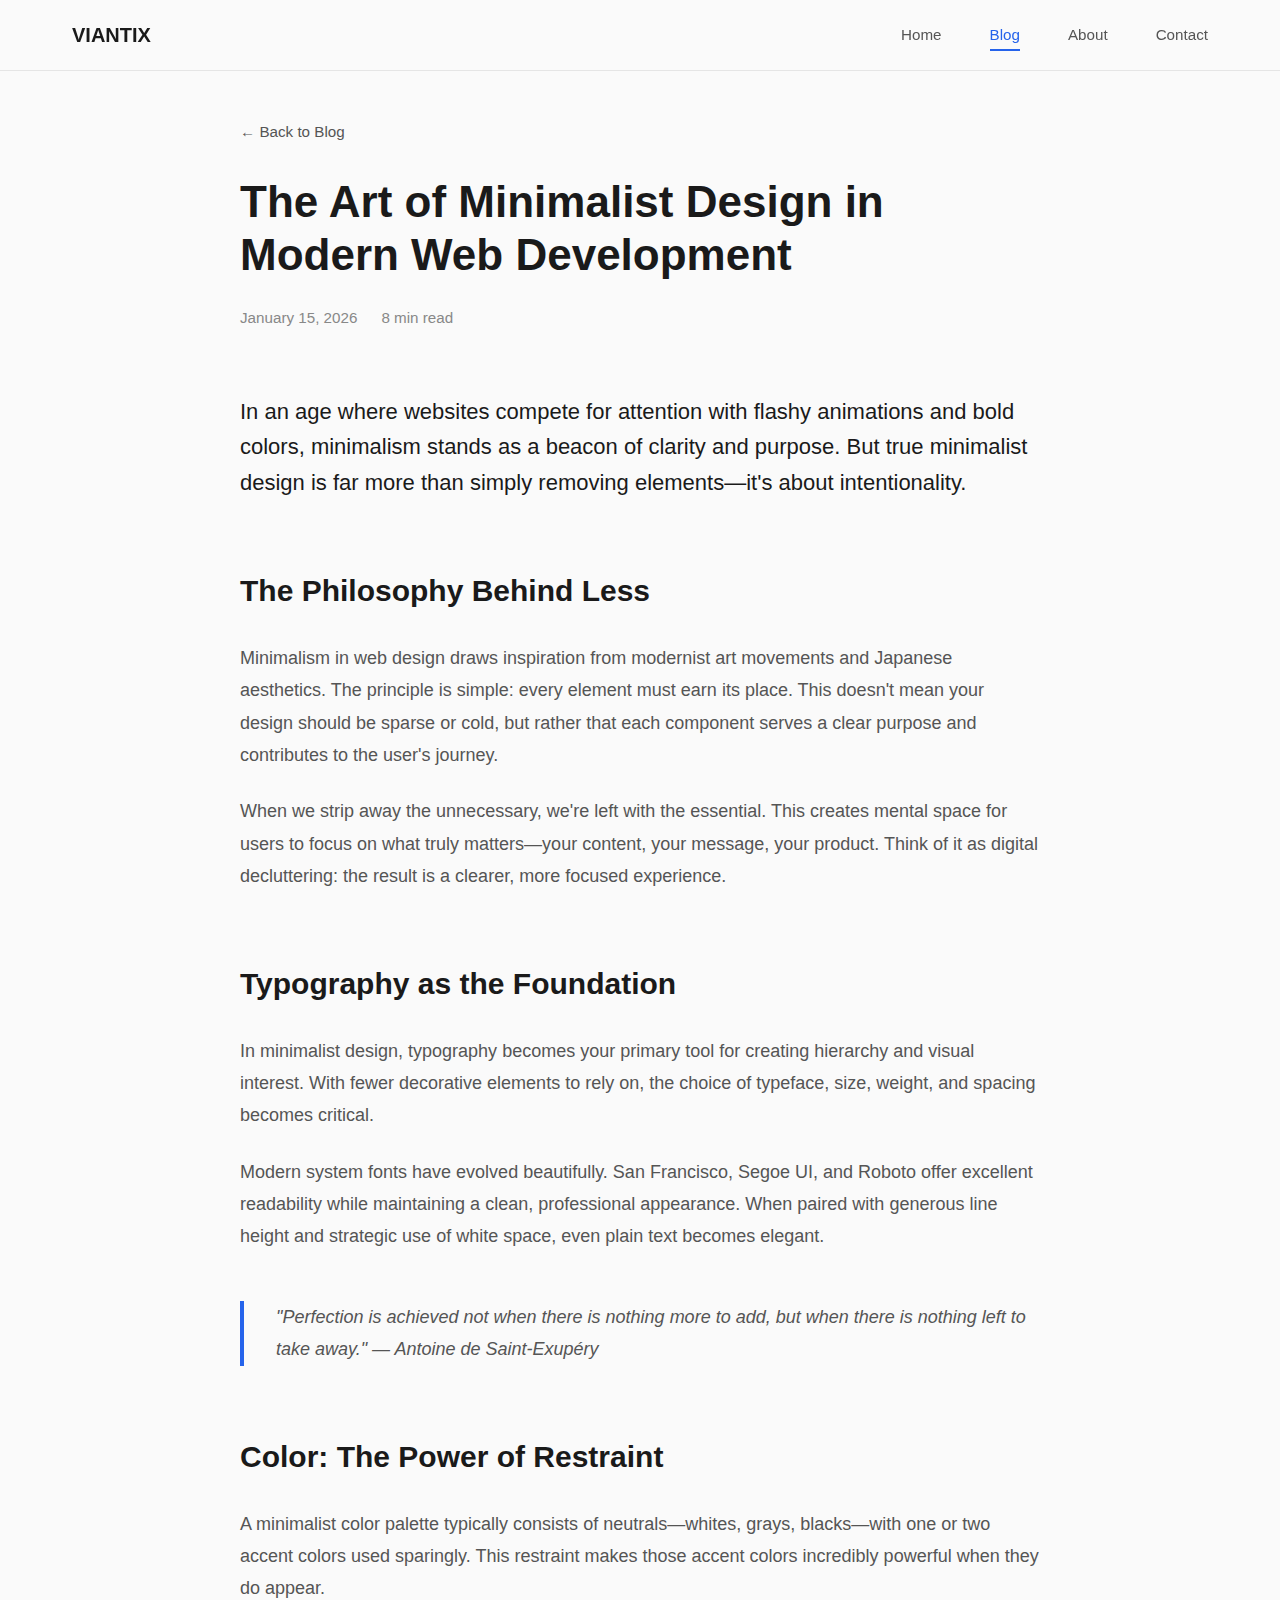
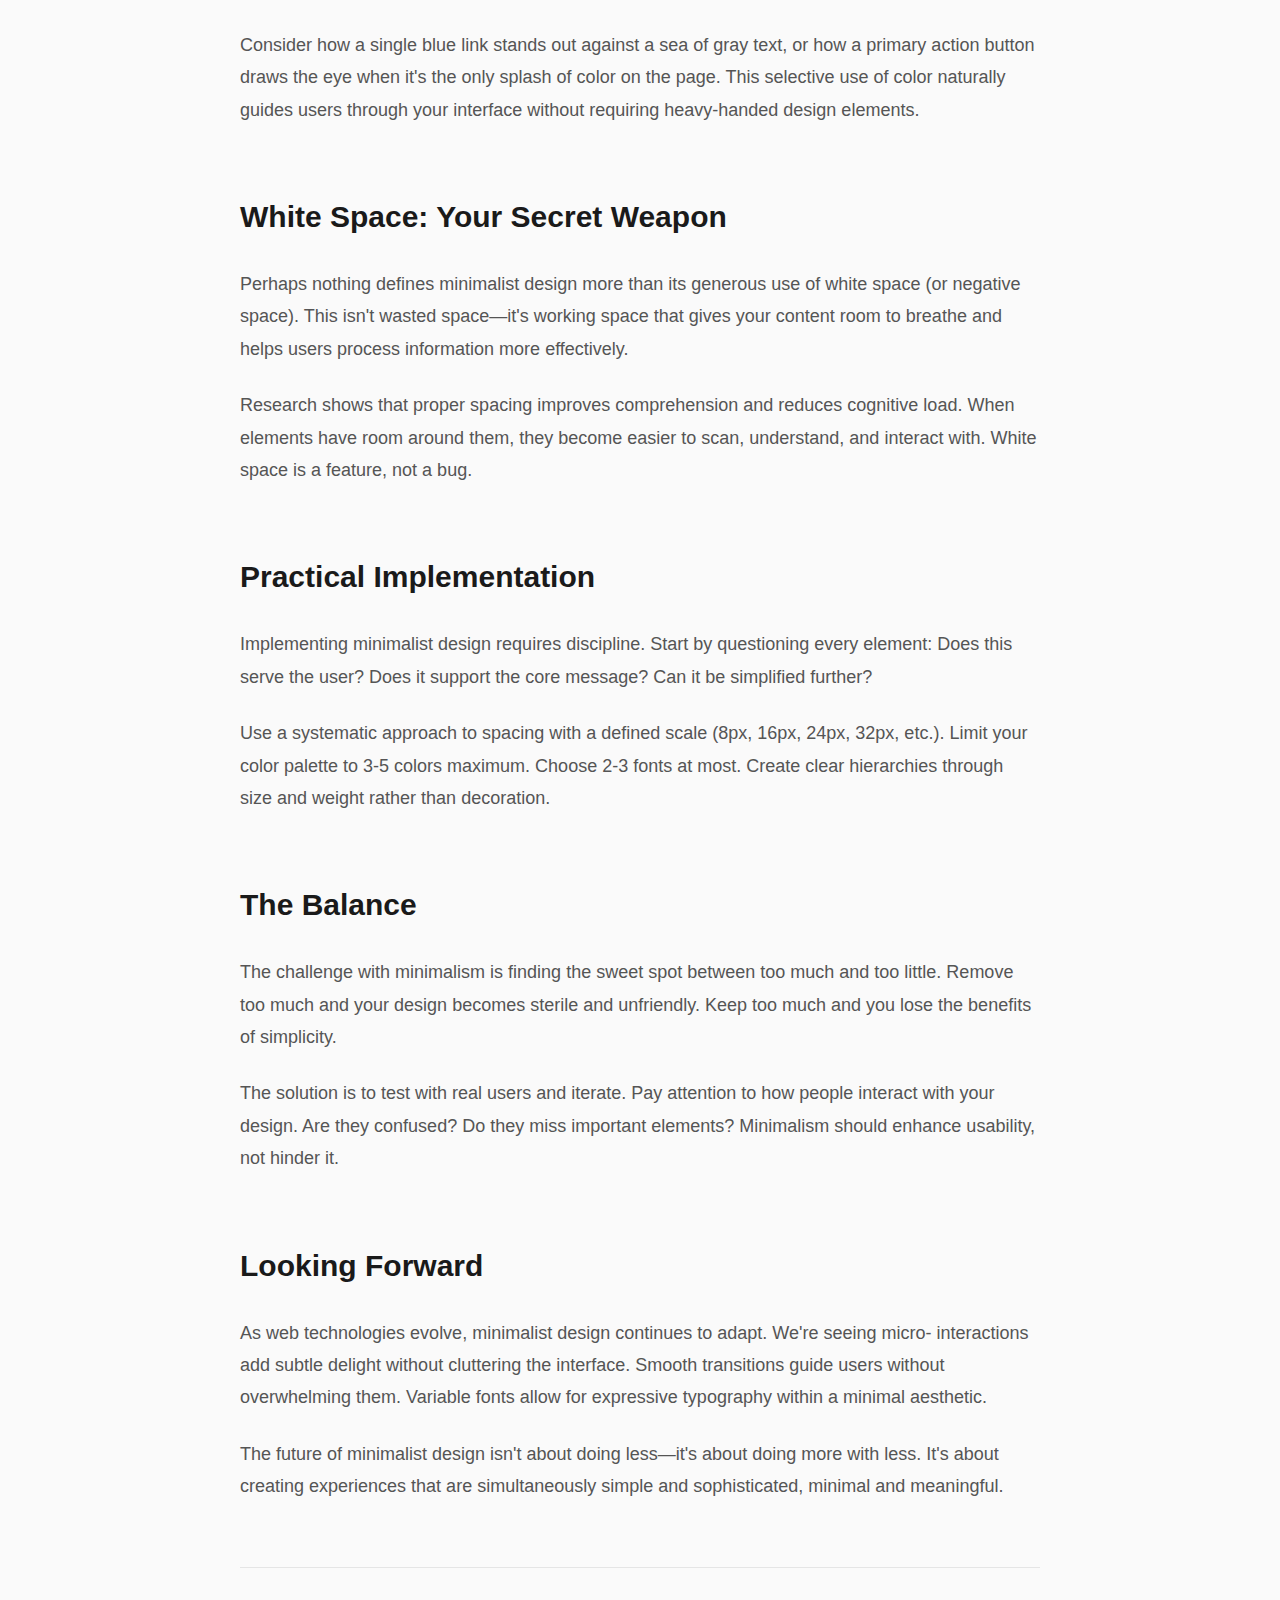
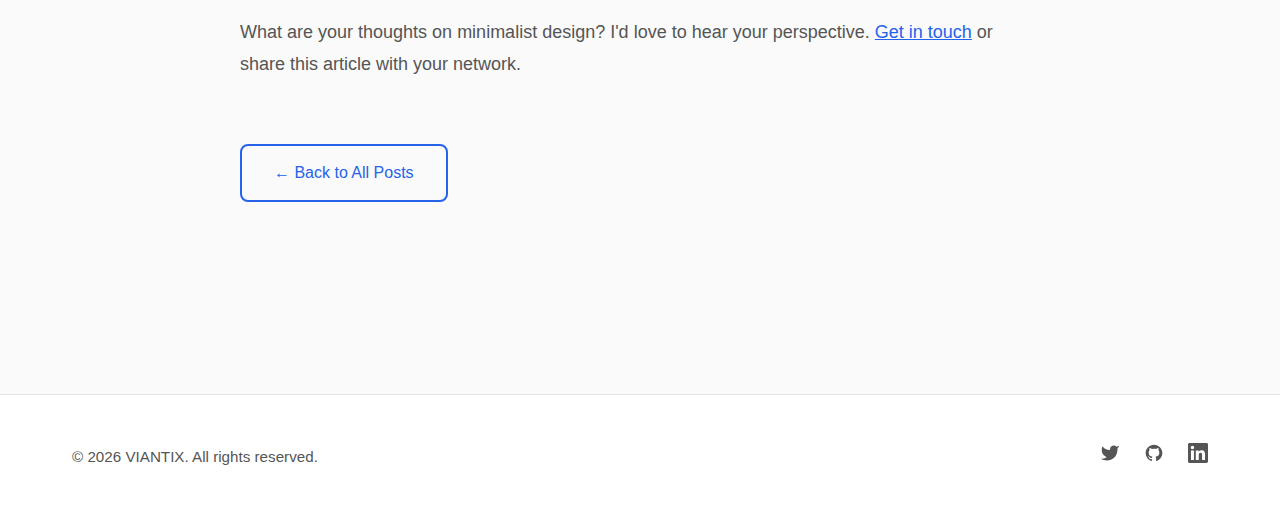
<file: post.html>
<!DOCTYPE html>
<html lang="en">
<head>
    <meta charset="UTF-8">
    <meta name="viewport" content="width=device-width, initial-scale=1.0">
    <meta name="description" content="Blog post by Vishw Kant">
    <title>The Art of Minimalist Design - Vishw Kant</title>
    <link rel="stylesheet" href="styles.css">
</head>
<body>
    <!-- Reading Progress Bar -->
    <div class="reading-progress" id="readingProgress"></div>

    <!-- Navigation -->
    <nav class="navbar" id="navbar">
        <div class="container nav-container">
            <a href="index.html" class="logo">VIANTIX</a>
            <button class="nav-toggle" id="navToggle" aria-label="Toggle navigation">
                <span></span>
                <span></span>
                <span></span>
            </button>
            <ul class="nav-menu" id="navMenu">
                <li><a href="index.html" class="nav-link">Home</a></li>
                <li><a href="blog.html" class="nav-link active">Blog</a></li>
                <li><a href="about.html" class="nav-link">About</a></li>
                <li><a href="contact.html" class="nav-link">Contact</a></li>
            </ul>
        </div>
    </nav>

    <!-- Article -->
    <article class="article">
        <div class="article-container">
            <header class="article-header fade-in">
                <a href="blog.html" class="back-link">← Back to Blog</a>
                <h1 class="article-title">The Art of Minimalist Design in Modern Web Development</h1>
                <div class="article-meta">
                    <time class="article-date" datetime="2026-01-15">January 15, 2026</time>
                    <span class="article-reading-time">8 min read</span>
                </div>
            </header>

            <div class="article-content fade-in-up">
                <p class="lead">
                    In an age where websites compete for attention with flashy animations and bold colors, 
                    minimalism stands as a beacon of clarity and purpose. But true minimalist design is far 
                    more than simply removing elements—it's about intentionality.
                </p>

                <h2>The Philosophy Behind Less</h2>
                <p>
                    Minimalism in web design draws inspiration from modernist art movements and Japanese 
                    aesthetics. The principle is simple: every element must earn its place. This doesn't mean 
                    your design should be sparse or cold, but rather that each component serves a clear purpose 
                    and contributes to the user's journey.
                </p>

                <p>
                    When we strip away the unnecessary, we're left with the essential. This creates mental 
                    space for users to focus on what truly matters—your content, your message, your product. 
                    Think of it as digital decluttering: the result is a clearer, more focused experience.
                </p>

                <h2>Typography as the Foundation</h2>
                <p>
                    In minimalist design, typography becomes your primary tool for creating hierarchy and 
                    visual interest. With fewer decorative elements to rely on, the choice of typeface, size, 
                    weight, and spacing becomes critical.
                </p>

                <p>
                    Modern system fonts have evolved beautifully. San Francisco, Segoe UI, and Roboto offer 
                    excellent readability while maintaining a clean, professional appearance. When paired with 
                    generous line height and strategic use of white space, even plain text becomes elegant.
                </p>

                <blockquote>
                    "Perfection is achieved not when there is nothing more to add, but when there is nothing 
                    left to take away." — Antoine de Saint-Exupéry
                </blockquote>

                <h2>Color: The Power of Restraint</h2>
                <p>
                    A minimalist color palette typically consists of neutrals—whites, grays, blacks—with one 
                    or two accent colors used sparingly. This restraint makes those accent colors incredibly 
                    powerful when they do appear.
                </p>

                <p>
                    Consider how a single blue link stands out against a sea of gray text, or how a primary 
                    action button draws the eye when it's the only splash of color on the page. This selective 
                    use of color naturally guides users through your interface without requiring heavy-handed 
                    design elements.
                </p>

                <h2>White Space: Your Secret Weapon</h2>
                <p>
                    Perhaps nothing defines minimalist design more than its generous use of white space (or 
                    negative space). This isn't wasted space—it's working space that gives your content room 
                    to breathe and helps users process information more effectively.
                </p>

                <p>
                    Research shows that proper spacing improves comprehension and reduces cognitive load. When 
                    elements have room around them, they become easier to scan, understand, and interact with. 
                    White space is a feature, not a bug.
                </p>

                <h2>Practical Implementation</h2>
                <p>
                    Implementing minimalist design requires discipline. Start by questioning every element: 
                    Does this serve the user? Does it support the core message? Can it be simplified further?
                </p>

                <p>
                    Use a systematic approach to spacing with a defined scale (8px, 16px, 24px, 32px, etc.). 
                    Limit your color palette to 3-5 colors maximum. Choose 2-3 fonts at most. Create clear 
                    hierarchies through size and weight rather than decoration.
                </p>

                <h2>The Balance</h2>
                <p>
                    The challenge with minimalism is finding the sweet spot between too much and too little. 
                    Remove too much and your design becomes sterile and unfriendly. Keep too much and you 
                    lose the benefits of simplicity.
                </p>

                <p>
                    The solution is to test with real users and iterate. Pay attention to how people interact 
                    with your design. Are they confused? Do they miss important elements? Minimalism should 
                    enhance usability, not hinder it.
                </p>

                <h2>Looking Forward</h2>
                <p>
                    As web technologies evolve, minimalist design continues to adapt. We're seeing micro-
                    interactions add subtle delight without cluttering the interface. Smooth transitions guide 
                    users without overwhelming them. Variable fonts allow for expressive typography within a 
                    minimal aesthetic.
                </p>

                <p>
                    The future of minimalist design isn't about doing less—it's about doing more with less. 
                    It's about creating experiences that are simultaneously simple and sophisticated, minimal 
                    and meaningful.
                </p>

                <div class="article-footer">
                    <p>
                        What are your thoughts on minimalist design? I'd love to hear your perspective. 
                        <a href="contact.html">Get in touch</a> or share this article with your network.
                    </p>
                </div>
            </div>

            <div class="article-navigation">
                <a href="blog.html" class="btn btn-outline">← Back to All Posts</a>
            </div>
        </div>
    </article>

     <!-- Footer -->
    <footer class="footer">
        <div class="container">
            <div class="footer-content">
                <div class="footer-info">
                    <p class="footer-text">&copy; 2026 VIANTIX. All rights reserved.</p>
                </div>
                <div class="footer-social">
                    <a href="https://x.com/vishwkant_18" target="_blank" rel="noopener" class="social-link" aria-label="Twitter">
                        <svg width="20" height="20" fill="currentColor" viewBox="0 0 24 24">
                            <path d="M23 3a10.9 10.9 0 01-3.14 1.53 4.48 4.48 0 00-7.86 3v1A10.66 10.66 0 013 4s-4 9 5 13a11.64 11.64 0 01-7 2c9 5 20 0 20-11.5a4.5 4.5 0 00-.08-.83A7.72 7.72 0 0023 3z"></path>
                        </svg>
                    </a>
                    <a href="https://github.com/vishwkant" target="_blank" rel="noopener" class="social-link" aria-label="GitHub">
                        <svg width="20" height="20" fill="currentColor" viewBox="0 0 24 24">
                            <path d="M12 2C6.477 2 2 6.477 2 12c0 4.42 2.865 8.17 6.839 9.49.5.092.682-.217.682-.482 0-.237-.008-.866-.013-1.7-2.782.603-3.369-1.34-3.369-1.34-.454-1.156-1.11-1.463-1.11-1.463-.908-.62.069-.608.069-.608 1.003.07 1.531 1.03 1.531 1.03.892 1.529 2.341 1.087 2.91.831.092-.646.35-1.086.636-1.336-2.22-.253-4.555-1.11-4.555-4.943 0-1.091.39-1.984 1.029-2.683-.103-.253-.446-1.27.098-2.647 0 0 .84-.269 2.75 1.025A9.578 9.578 0 0112 6.836c.85.004 1.705.114 2.504.336 1.909-1.294 2.747-1.025 2.747-1.025.546 1.377.203 2.394.1 2.647.64.699 1.028 1.592 1.028 2.683 0 3.842-2.339 4.687-4.566 4.935.359.309.678.919.678 1.852 0 1.336-.012 2.415-.012 2.743 0 .267.18.578.688.48C19.138 20.167 22 16.418 22 12c0-5.523-4.477-10-10-10z"></path>
                        </svg>
                    </a>
                    <a href="https://www.linkedin.com/in/vishw-kant-60b759378/" target="_blank" rel="noopener" class="social-link" aria-label="LinkedIn">
                        <svg width="20" height="20" fill="currentColor" viewBox="0 0 24 24">
                            <path d="M20.447 20.452h-3.554v-5.569c0-1.328-.027-3.037-1.852-3.037-1.853 0-2.136 1.445-2.136 2.939v5.667H9.351V9h3.414v1.561h.046c.477-.9 1.637-1.85 3.37-1.85 3.601 0 4.267 2.37 4.267 5.455v6.286zM5.337 7.433c-1.144 0-2.063-.926-2.063-2.065 0-1.138.92-2.063 2.063-2.063 1.14 0 2.064.925 2.064 2.063 0 1.139-.925 2.065-2.064 2.065zm1.782 13.019H3.555V9h3.564v11.452zM22.225 0H1.771C.792 0 0 .774 0 1.729v20.542C0 23.227.792 24 1.771 24h20.451C23.2 24 24 23.227 24 22.271V1.729C24 .774 23.2 0 22.222 0h.003z"></path>
                        </svg>
                    </a>
                </div>
            </div>
        </div>
    </footer>

    <script src="script.js"></script>
</body>
</html>
</file>
<file: styles.css>
/* ========================================
   CSS VARIABLES & ROOT STYLES
   ======================================== */
:root {
    /* Colors */
    --color-bg: #fafafa;
    --color-bg-secondary: #ffffff;
    --color-text-primary: #1a1a1a;
    --color-text-secondary: #555555;
    --color-text-muted: #888888;
    --color-accent: #2563eb;
    --color-accent-hover: #1d4ed8;
    --color-border: #e5e5e5;
    --color-shadow: rgba(0, 0, 0, 0.05);
    --color-success: #10b981;
    --color-error: #ef4444;
    
    /* Typography */
    --font-sans: -apple-system, BlinkMacSystemFont, 'Segoe UI', 'Roboto', 'Oxygen', 'Ubuntu', 'Cantarell', sans-serif;
    --font-mono: 'SF Mono', 'Monaco', 'Inconsolata', 'Fira Code', monospace;
    
    /* Spacing */
    --spacing-xs: 0.5rem;
    --spacing-sm: 1rem;
    --spacing-md: 1.5rem;
    --spacing-lg: 2rem;
    --spacing-xl: 3rem;
    --spacing-2xl: 4rem;
    --spacing-3xl: 6rem;
    
    /* Layout */
    --container-width: 1200px;
    --container-narrow: 800px;
    --border-radius: 8px;
    --border-radius-lg: 12px;
    
    /* Transitions */
    --transition-speed: 0.2s;
    --transition-ease: cubic-bezier(0.4, 0, 0.2, 1);
    
    /* Shadows */
    --shadow-sm: 0 1px 2px 0 rgba(0, 0, 0, 0.05);
    --shadow-md: 0 4px 6px -1px rgba(0, 0, 0, 0.1), 0 2px 4px -1px rgba(0, 0, 0, 0.06);
    --shadow-lg: 0 10px 15px -3px rgba(0, 0, 0, 0.1), 0 4px 6px -2px rgba(0, 0, 0, 0.05);
}

/* ========================================
   RESET & BASE STYLES
   ======================================== */
*, *::before, *::after {
    box-sizing: border-box;
    margin: 0;
    padding: 0;
}

html {
    scroll-behavior: smooth;
    font-size: 16px;
}

body {
    font-family: var(--font-sans);
    line-height: 1.6;
    color: var(--color-text-primary);
    background-color: var(--color-bg);
    -webkit-font-smoothing: antialiased;
    -moz-osx-font-smoothing: grayscale;
}

img {
    max-width: 100%;
    height: auto;
    display: block;
}

a {
    color: inherit;
    text-decoration: none;
}

button {
    font-family: inherit;
    cursor: pointer;
    border: none;
    background: none;
}

/* ========================================
   UTILITY CLASSES
   ======================================== */
.container {
    max-width: var(--container-width);
    margin: 0 auto;
    padding: 0 var(--spacing-lg);
}

.text-center {
    text-align: center;
}

/* ========================================
   NAVIGATION
   ======================================== */
.navbar {
    position: sticky;
    top: 0;
    background-color: rgba(250, 250, 250, 0.8);
    backdrop-filter: blur(10px);
    border-bottom: 1px solid var(--color-border);
    z-index: 1000;
    transition: background-color var(--transition-speed) var(--transition-ease);
}

.nav-container {
    display: flex;
    align-items: center;
    justify-content: space-between;
    height: 70px;
}

.logo {
    font-size: 1.25rem;
    font-weight: 600;
    color: var(--color-text-primary);
    transition: color var(--transition-speed) var(--transition-ease);
}

.logo:hover {
    color: var(--color-accent);
}

.nav-menu {
    display: flex;
    gap: var(--spacing-xl);
    list-style: none;
}

.nav-link {
    color: var(--color-text-secondary);
    font-size: 0.95rem;
    font-weight: 500;
    transition: color var(--transition-speed) var(--transition-ease);
    position: relative;
}

.nav-link:hover,
.nav-link.active {
    color: var(--color-accent);
}

.nav-link.active::after {
    content: '';
    position: absolute;
    bottom: -8px;
    left: 0;
    width: 100%;
    height: 2px;
    background-color: var(--color-accent);
}

.nav-toggle {
    display: none;
    flex-direction: column;
    gap: 5px;
    padding: 8px;
}

.nav-toggle span {
    display: block;
    width: 24px;
    height: 2px;
    background-color: var(--color-text-primary);
    transition: all var(--transition-speed) var(--transition-ease);
}

/* ========================================
   HERO SECTION
   ======================================== */
.hero {
    padding: var(--spacing-3xl) 0;
    min-height: calc(100vh - 70px);
    display: flex;
    align-items: center;
}

.hero-content {
    max-width: 800px;
}

.hero-title {
    font-size: clamp(2.5rem, 5vw, 4rem);
    font-weight: 700;
    line-height: 1.1;
    margin-bottom: var(--spacing-md);
    color: var(--color-text-primary);
}

.hero-subtitle {
    font-size: clamp(1.25rem, 2.5vw, 1.75rem);
    color: var(--color-text-secondary);
    margin-bottom: var(--spacing-md);
    line-height: 1.4;
}

.hero-mission {
    font-size: 1.125rem;
    color: var(--color-text-muted);
    margin-bottom: var(--spacing-xl);
    line-height: 1.6;
}

.hero-cta {
    display: flex;
    gap: var(--spacing-md);
    flex-wrap: wrap;
}

/* ========================================
   BUTTONS
   ======================================== */
.btn {
    display: inline-block;
    padding: 0.875rem 2rem;
    font-size: 1rem;
    font-weight: 500;
    border-radius: var(--border-radius);
    transition: all var(--transition-speed) var(--transition-ease);
    text-align: center;
}

.btn-primary {
    background-color: var(--color-accent);
    color: white;
}

.btn-primary:hover {
    background-color: var(--color-accent-hover);
    transform: translateY(-2px);
    box-shadow: var(--shadow-md);
}

.btn-secondary {
    background-color: transparent;
    color: var(--color-text-primary);
    border: 2px solid var(--color-border);
}

.btn-secondary:hover {
    border-color: var(--color-accent);
    color: var(--color-accent);
    transform: translateY(-2px);
}

.btn-outline {
    background-color: transparent;
    color: var(--color-accent);
    border: 2px solid var(--color-accent);
}

.btn-outline:hover {
    background-color: var(--color-accent);
    color: white;
    transform: translateY(-2px);
}

.btn-full {
    width: 100%;
}

/* ========================================
   SECTIONS
   ======================================== */
.about-preview,
.featured-posts,
.blog-list,
.about-section,
.skills-section,
.timeline-section,
.cta-section,
.contact-section {
    padding: var(--spacing-3xl) 0;
}

.section-title {
    font-size: clamp(2rem, 4vw, 2.5rem);
    font-weight: 700;
    margin-bottom: var(--spacing-md);
    color: var(--color-text-primary);
}

.section-subtitle {
    font-size: 1.125rem;
    color: var(--color-text-secondary);
    margin-bottom: var(--spacing-xl);
}

.section-description {
    font-size: 1.125rem;
    line-height: 1.8;
    color: var(--color-text-secondary);
    margin-bottom: var(--spacing-md);
}

.section-header {
    text-align: center;
    margin-bottom: var(--spacing-xl);
}

.section-footer {
    text-align: center;
    margin-top: var(--spacing-xl);
}

/* ========================================
   ABOUT PREVIEW
   ======================================== */
.about-preview {
    background-color: var(--color-bg-secondary);
}

.about-preview-content {
    max-width: var(--container-narrow);
}

.link-arrow {
    display: inline-flex;
    align-items: center;
    gap: 0.5rem;
    color: var(--color-accent);
    font-weight: 500;
    margin-top: var(--spacing-md);
    transition: gap var(--transition-speed) var(--transition-ease);
}

.link-arrow::after {
    content: '→';
    transition: transform var(--transition-speed) var(--transition-ease);
}

.link-arrow:hover {
    gap: 0.75rem;
}

.link-arrow:hover::after {
    transform: translateX(4px);
}

/* ========================================
   POSTS GRID
   ======================================== */
.posts-grid {
    display: grid;
    grid-template-columns: repeat(auto-fill, minmax(320px, 1fr));
    gap: var(--spacing-xl);
}

.post-card {
    background-color: var(--color-bg-secondary);
    border: 1px solid var(--color-border);
    border-radius: var(--border-radius-lg);
    padding: var(--spacing-lg);
    transition: all var(--transition-speed) var(--transition-ease);
}

.post-card:hover {
    transform: translateY(-4px);
    box-shadow: var(--shadow-lg);
    border-color: var(--color-accent);
}

.post-date {
    font-size: 0.875rem;
    color: var(--color-text-muted);
    margin-bottom: var(--spacing-xs);
}

.post-title {
    font-size: 1.5rem;
    font-weight: 600;
    margin-bottom: var(--spacing-sm);
    color: var(--color-text-primary);
}

.post-excerpt {
    font-size: 1rem;
    color: var(--color-text-secondary);
    line-height: 1.6;
    margin-bottom: var(--spacing-md);
}

.post-link {
    color: var(--color-accent);
    font-weight: 500;
    display: inline-flex;
    align-items: center;
    gap: 0.5rem;
    transition: gap var(--transition-speed) var(--transition-ease);
}

.post-link::after {
    content: '→';
}

.post-link:hover {
    gap: 0.75rem;
}

/* ========================================
   PAGE HEADER
   ======================================== */
.page-header {
    padding: var(--spacing-3xl) 0 var(--spacing-xl) 0;
    text-align: center;
}

.page-title {
    font-size: clamp(2.5rem, 5vw, 3.5rem);
    font-weight: 700;
    margin-bottom: var(--spacing-md);
}

.page-subtitle {
    font-size: 1.25rem;
    color: var(--color-text-secondary);
}

/* ========================================
   BLOG LIST
   ======================================== */
.posts-container {
    max-width: var(--container-narrow);
    margin: 0 auto;
}

.blog-post-card {
    background-color: var(--color-bg-secondary);
    border: 1px solid var(--color-border);
    border-radius: var(--border-radius-lg);
    padding: var(--spacing-xl);
    margin-bottom: var(--spacing-xl);
    transition: all var(--transition-speed) var(--transition-ease);
}

.blog-post-card:hover {
    transform: translateY(-4px);
    box-shadow: var(--shadow-lg);
    border-color: var(--color-accent);
}

/* ========================================
   ARTICLE PAGE
   ======================================== */
.reading-progress {
    position: fixed;
    top: 0;
    left: 0;
    width: 0%;
    height: 3px;
    background: linear-gradient(90deg, var(--color-accent), #60a5fa);
    z-index: 1001;
    transition: width 0.1s ease;
}

.article {
    padding: var(--spacing-xl) 0 var(--spacing-3xl) 0;
}

.article-container {
    max-width: var(--container-narrow);
    margin: 0 auto;
}

.article-header {
    margin-bottom: var(--spacing-2xl);
}

.back-link {
    display: inline-flex;
    align-items: center;
    gap: 0.5rem;
    color: var(--color-text-secondary);
    font-size: 0.95rem;
    margin-bottom: var(--spacing-lg);
    transition: color var(--transition-speed) var(--transition-ease);
}

.back-link:hover {
    color: var(--color-accent);
}

.article-title {
    font-size: clamp(2rem, 4vw, 2.75rem);
    font-weight: 700;
    line-height: 1.2;
    margin-bottom: var(--spacing-md);
}

.article-meta {
    display: flex;
    gap: var(--spacing-md);
    color: var(--color-text-muted);
    font-size: 0.95rem;
}

.article-content {
    font-size: 1.125rem;
    line-height: 1.8;
    color: var(--color-text-secondary);
}

.article-content .lead {
    font-size: 1.375rem;
    line-height: 1.6;
    color: var(--color-text-primary);
    margin-bottom: var(--spacing-xl);
}

.article-content h2 {
    font-size: 1.875rem;
    font-weight: 700;
    margin-top: var(--spacing-2xl);
    margin-bottom: var(--spacing-md);
    color: var(--color-text-primary);
}

.article-content h3 {
    font-size: 1.5rem;
    font-weight: 600;
    margin-top: var(--spacing-xl);
    margin-bottom: var(--spacing-sm);
    color: var(--color-text-primary);
}

.article-content p {
    margin-bottom: var(--spacing-md);
}

.article-content blockquote {
    border-left: 4px solid var(--color-accent);
    padding-left: var(--spacing-lg);
    margin: var(--spacing-xl) 0;
    font-style: italic;
    color: var(--color-text-secondary);
}

.article-content a {
    color: var(--color-accent);
    text-decoration: underline;
}

.article-content a:hover {
    color: var(--color-accent-hover);
}

.article-footer {
    margin-top: var(--spacing-2xl);
    padding-top: var(--spacing-xl);
    border-top: 1px solid var(--color-border);
}

.article-navigation {
    margin-top: var(--spacing-2xl);
}

/* ========================================
   ABOUT PAGE
   ======================================== */
.about-bio {
    max-width: var(--container-narrow);
}

.about-bio p {
    font-size: 1.125rem;
    line-height: 1.8;
    color: var(--color-text-secondary);
    margin-bottom: var(--spacing-md);
}

/* Skills Section */
.skills-section {
    background-color: var(--color-bg-secondary);
}

.skills-grid {
    display: grid;
    grid-template-columns: repeat(auto-fit, minmax(280px, 1fr));
    gap: var(--spacing-lg);
    margin-top: var(--spacing-xl);
}

.skill-card {
    background-color: var(--color-bg);
    border: 1px solid var(--color-border);
    border-radius: var(--border-radius-lg);
    padding: var(--spacing-lg);
    transition: all var(--transition-speed) var(--transition-ease);
}

.skill-card:hover {
    transform: translateY(-4px);
    box-shadow: var(--shadow-md);
}

.skill-title {
    font-size: 1.25rem;
    font-weight: 600;
    margin-bottom: var(--spacing-sm);
    color: var(--color-text-primary);
}

.skill-description {
    font-size: 0.95rem;
    line-height: 1.6;
    color: var(--color-text-secondary);
}

/* Timeline Section */
.timeline {
    max-width: 700px;
    margin: var(--spacing-xl) auto 0;
    position: relative;
}

.timeline::before {
    content: '';
    position: absolute;
    left: 0;
    top: 0;
    bottom: 0;
    width: 2px;
    background-color: var(--color-border);
}

.timeline-item {
    position: relative;
    padding-left: var(--spacing-xl);
    margin-bottom: var(--spacing-2xl);
}

.timeline-marker {
    position: absolute;
    left: -6px;
    top: 6px;
    width: 14px;
    height: 14px;
    border-radius: 50%;
    background-color: var(--color-accent);
    border: 3px solid var(--color-bg);
}

.timeline-year {
    display: inline-block;
    font-size: 0.875rem;
    font-weight: 600;
    color: var(--color-accent);
    margin-bottom: var(--spacing-xs);
}

.timeline-title {
    font-size: 1.25rem;
    font-weight: 600;
    margin-bottom: var(--spacing-xs);
    color: var(--color-text-primary);
}

.timeline-description {
    font-size: 1rem;
    line-height: 1.6;
    color: var(--color-text-secondary);
}

/* CTA Section */
.cta-section {
    background-color: var(--color-bg-secondary);
    text-align: center;
}

.cta-content {
    max-width: 600px;
    margin: 0 auto;
}

.cta-title {
    font-size: 2.5rem;
    font-weight: 700;
    margin-bottom: var(--spacing-md);
}

.cta-description {
    font-size: 1.125rem;
    color: var(--color-text-secondary);
    margin-bottom: var(--spacing-xl);
    line-height: 1.6;
}

/* ========================================
   CONTACT PAGE
   ======================================== */
.contact-wrapper {
    display: grid;
    grid-template-columns: 1fr 1fr;
    gap: var(--spacing-3xl);
    align-items: start;
}

.contact-info {
    position: sticky;
    top: 100px;
}

.contact-description {
    font-size: 1.125rem;
    line-height: 1.8;
    color: var(--color-text-secondary);
    margin-bottom: var(--spacing-xl);
}

.contact-methods {
    display: flex;
    flex-direction: column;
    gap: var(--spacing-xl);
}

.contact-method {
    display: flex;
    gap: var(--spacing-md);
}

.contact-icon {
    flex-shrink: 0;
    color: var(--color-accent);
    margin-top: 4px;
}

.contact-method-title {
    font-size: 1.125rem;
    font-weight: 600;
    margin-bottom: var(--spacing-xs);
    color: var(--color-text-primary);
}

.contact-method-link {
    color: var(--color-accent);
    transition: color var(--transition-speed) var(--transition-ease);
}

.contact-method-link:hover {
    color: var(--color-accent-hover);
    text-decoration: underline;
}

.contact-method-text {
    color: var(--color-text-secondary);
}

.contact-social-links {
    display: flex;
    flex-wrap: wrap;
    gap: var(--spacing-xs);
}

.separator {
    color: var(--color-text-muted);
}

/* Contact Form */
.contact-form-wrapper {
    background-color: var(--color-bg-secondary);
    border: 1px solid var(--color-border);
    border-radius: var(--border-radius-lg);
    padding: var(--spacing-xl);
}

.form-group {
    margin-bottom: var(--spacing-lg);
}

.form-label {
    display: block;
    font-weight: 500;
    margin-bottom: var(--spacing-xs);
    color: var(--color-text-primary);
}

.form-input,
.form-textarea {
    width: 100%;
    padding: 0.875rem 1rem;
    font-size: 1rem;
    font-family: inherit;
    border: 1px solid var(--color-border);
    border-radius: var(--border-radius);
    background-color: var(--color-bg);
    color: var(--color-text-primary);
    transition: all var(--transition-speed) var(--transition-ease);
}

.form-input:focus,
.form-textarea:focus {
    outline: none;
    border-color: var(--color-accent);
    box-shadow: 0 0 0 3px rgba(37, 99, 235, 0.1);
}

.form-textarea {
    resize: vertical;
    min-height: 150px;
}

.form-error {
    display: block;
    color: var(--color-error);
    font-size: 0.875rem;
    margin-top: var(--spacing-xs);
    min-height: 1.25rem;
}

.form-success {
    display: none;
    align-items: center;
    gap: var(--spacing-sm);
    padding: var(--spacing-md);
    background-color: #d1fae5;
    color: #065f46;
    border-radius: var(--border-radius);
    margin-top: var(--spacing-md);
}

.form-success.show {
    display: flex;
}

/* ========================================
   FOOTER
   ======================================== */
.footer {
    background-color: var(--color-bg-secondary);
    border-top: 1px solid var(--color-border);
    padding: var(--spacing-xl) 0;
    margin-top: var(--spacing-3xl);
}

.footer-content {
    display: flex;
    justify-content: space-between;
    align-items: center;
}

.footer-text {
    color: var(--color-text-secondary);
    font-size: 0.95rem;
}

.footer-social {
    display: flex;
    gap: var(--spacing-md);
}

.social-link {
    color: var(--color-text-secondary);
    transition: color var(--transition-speed) var(--transition-ease);
}

.social-link:hover {
    color: var(--color-accent);
}

/* ========================================
   ANIMATIONS
   ======================================== */
@keyframes fadeIn {
    from {
        opacity: 0;
    }
    to {
        opacity: 1;
    }
}

@keyframes fadeInUp {
    from {
        opacity: 0;
        transform: translateY(30px);
    }
    to {
        opacity: 1;
        transform: translateY(0);
    }
}

.fade-in {
    animation: fadeIn 0.6s var(--transition-ease);
}

.fade-in-up {
    animation: fadeInUp 0.8s var(--transition-ease);
}

/* ========================================
   RESPONSIVE DESIGN
   ======================================== */
@media (max-width: 968px) {
    .contact-wrapper {
        grid-template-columns: 1fr;
        gap: var(--spacing-xl);
    }
    
    .contact-info {
        position: static;
    }
}

@media (max-width: 768px) {
    .nav-menu {
        position: fixed;
        top: 70px;
        left: 0;
        right: 0;
        background-color: rgba(250, 250, 250, 0.98);
        backdrop-filter: blur(10px);
        flex-direction: column;
        gap: 0;
        padding: var(--spacing-lg);
        border-bottom: 1px solid var(--color-border);
        transform: translateY(-100%);
        opacity: 0;
        visibility: hidden;
        transition: all 0.3s var(--transition-ease);
    }
    
    .nav-menu.active {
        transform: translateY(0);
        opacity: 1;
        visibility: visible;
    }
    
    .nav-link {
        padding: var(--spacing-sm) 0;
        display: block;
    }
    
    .nav-link.active::after {
        display: none;
    }
    
    .nav-toggle {
        display: flex;
    }
    
    .nav-toggle.active span:nth-child(1) {
        transform: rotate(45deg) translateY(10px);
    }
    
    .nav-toggle.active span:nth-child(2) {
        opacity: 0;
    }
    
    .nav-toggle.active span:nth-child(3) {
        transform: rotate(-45deg) translateY(-10px);
    }
    
    .hero {
        padding: var(--spacing-2xl) 0;
        min-height: auto;
    }
    
    .hero-cta {
        flex-direction: column;
    }
    
    .btn {
        width: 100%;
    }
    
    .posts-grid {
        grid-template-columns: 1fr;
    }
    
    .skills-grid {
        grid-template-columns: 1fr;
    }
    
    .timeline::before {
        left: 7px;
    }
    
    .timeline-item {
        padding-left: var(--spacing-lg);
    }
    
    .timeline-marker {
        left: 1px;
    }
}

@media (max-width: 480px) {
    :root {
        --spacing-xl: 2rem;
        --spacing-2xl: 3rem;
        --spacing-3xl: 4rem;
    }
    
    .container {
        padding: 0 var(--spacing-md);
    }
    
    .footer-content {
        flex-direction: column;
        gap: var(--spacing-md);
        text-align: center;
    }
}
</file>
